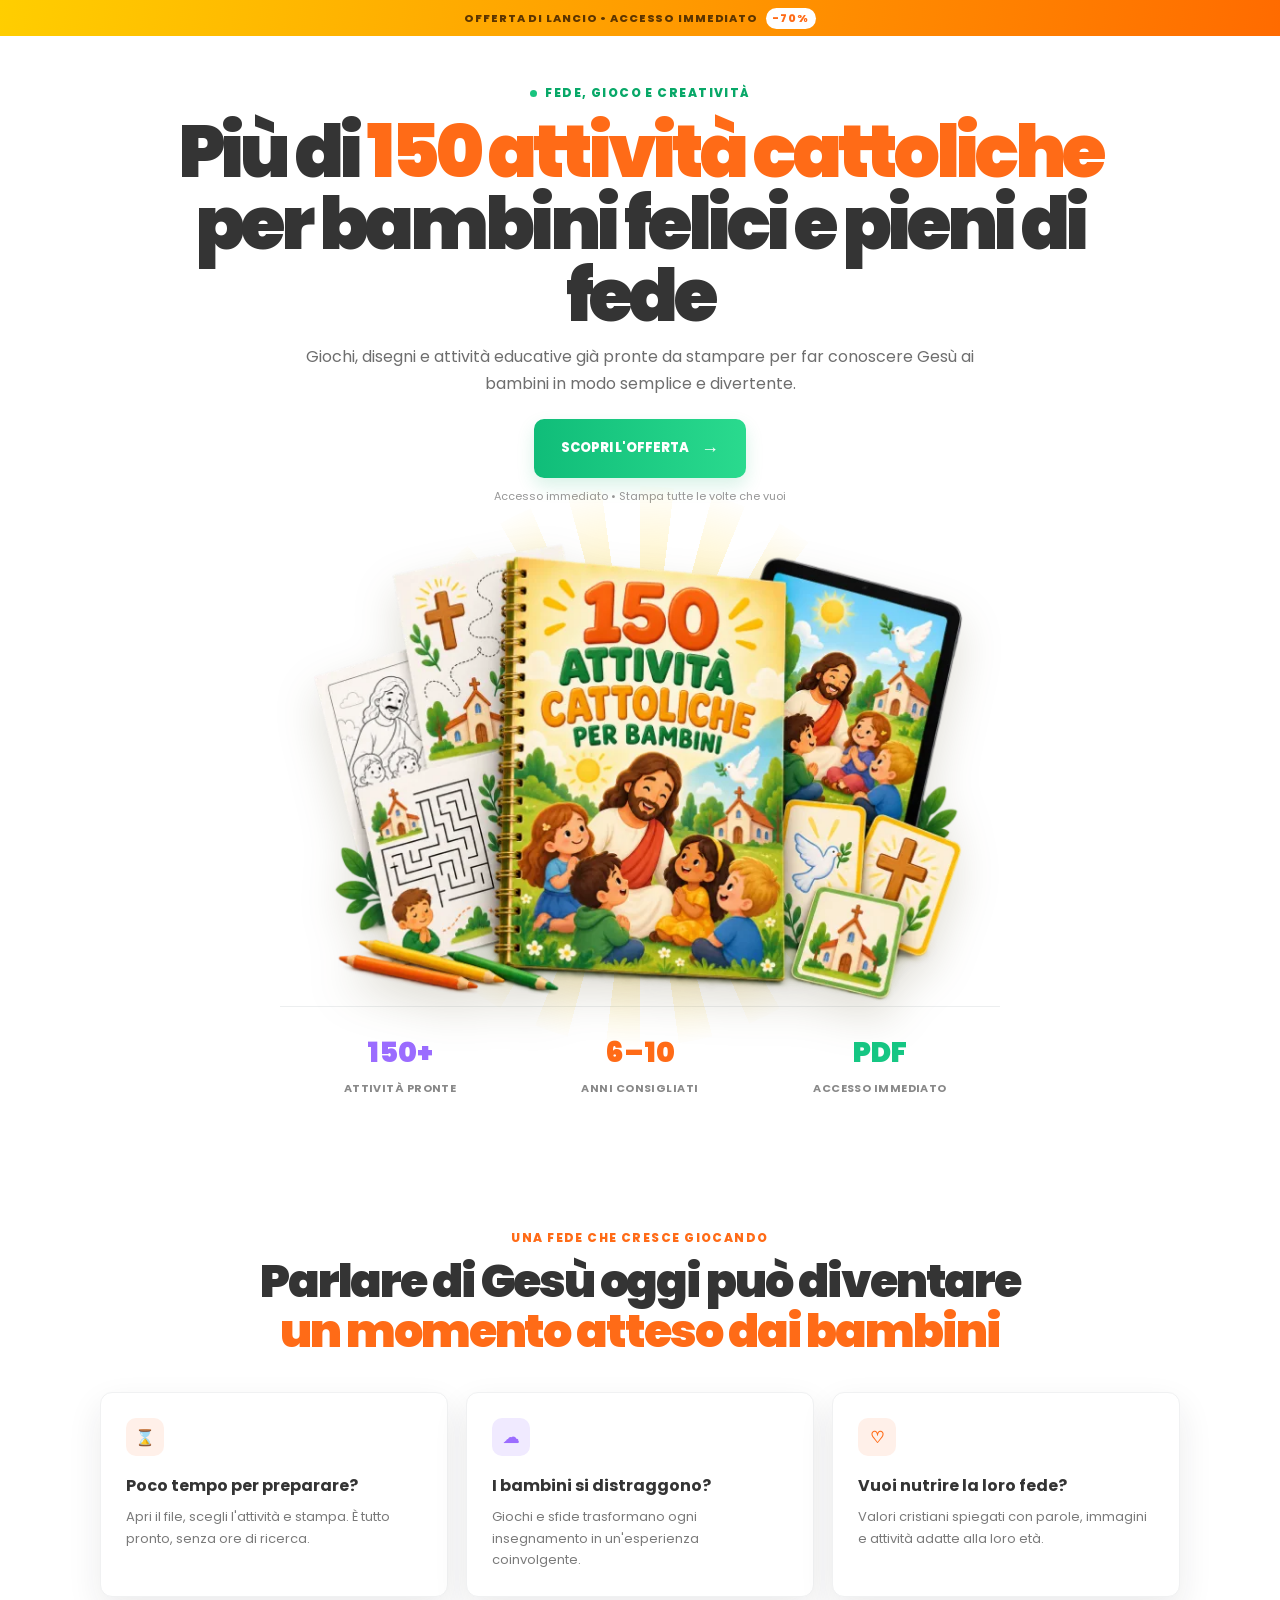
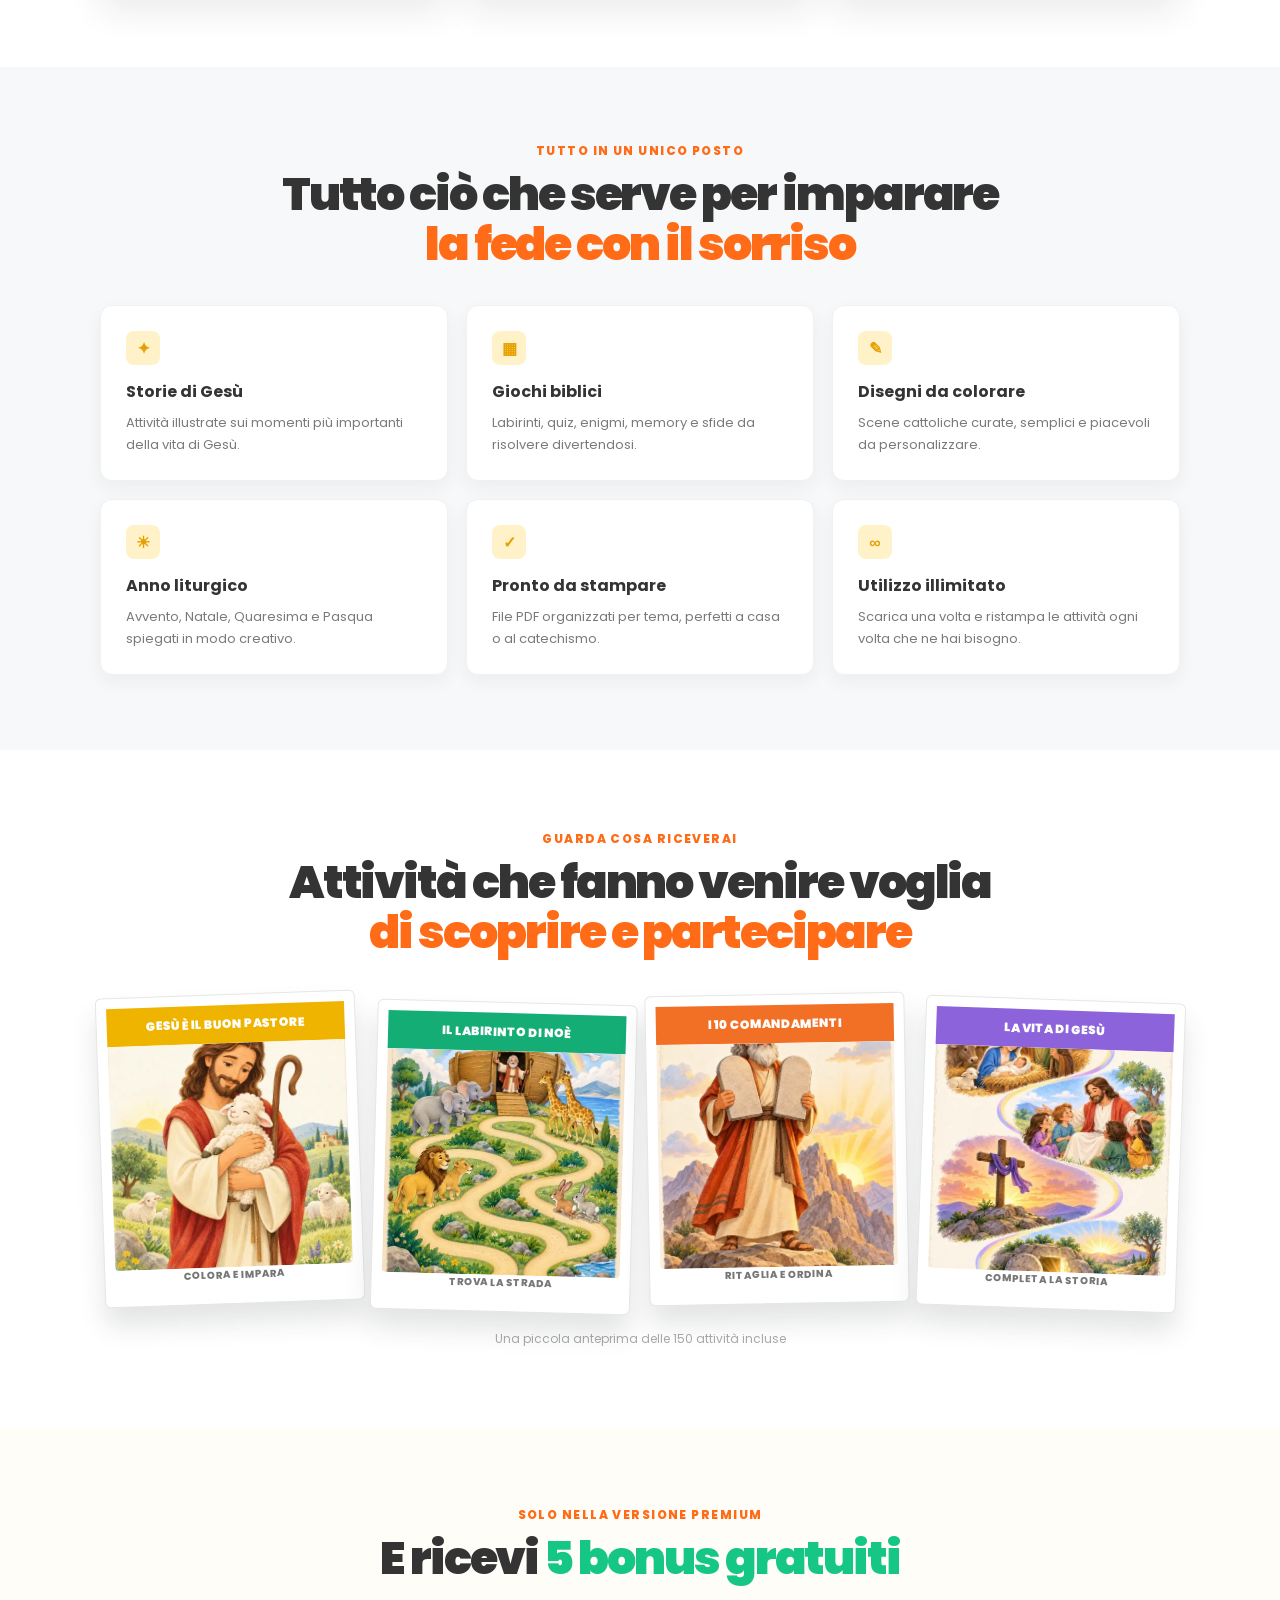
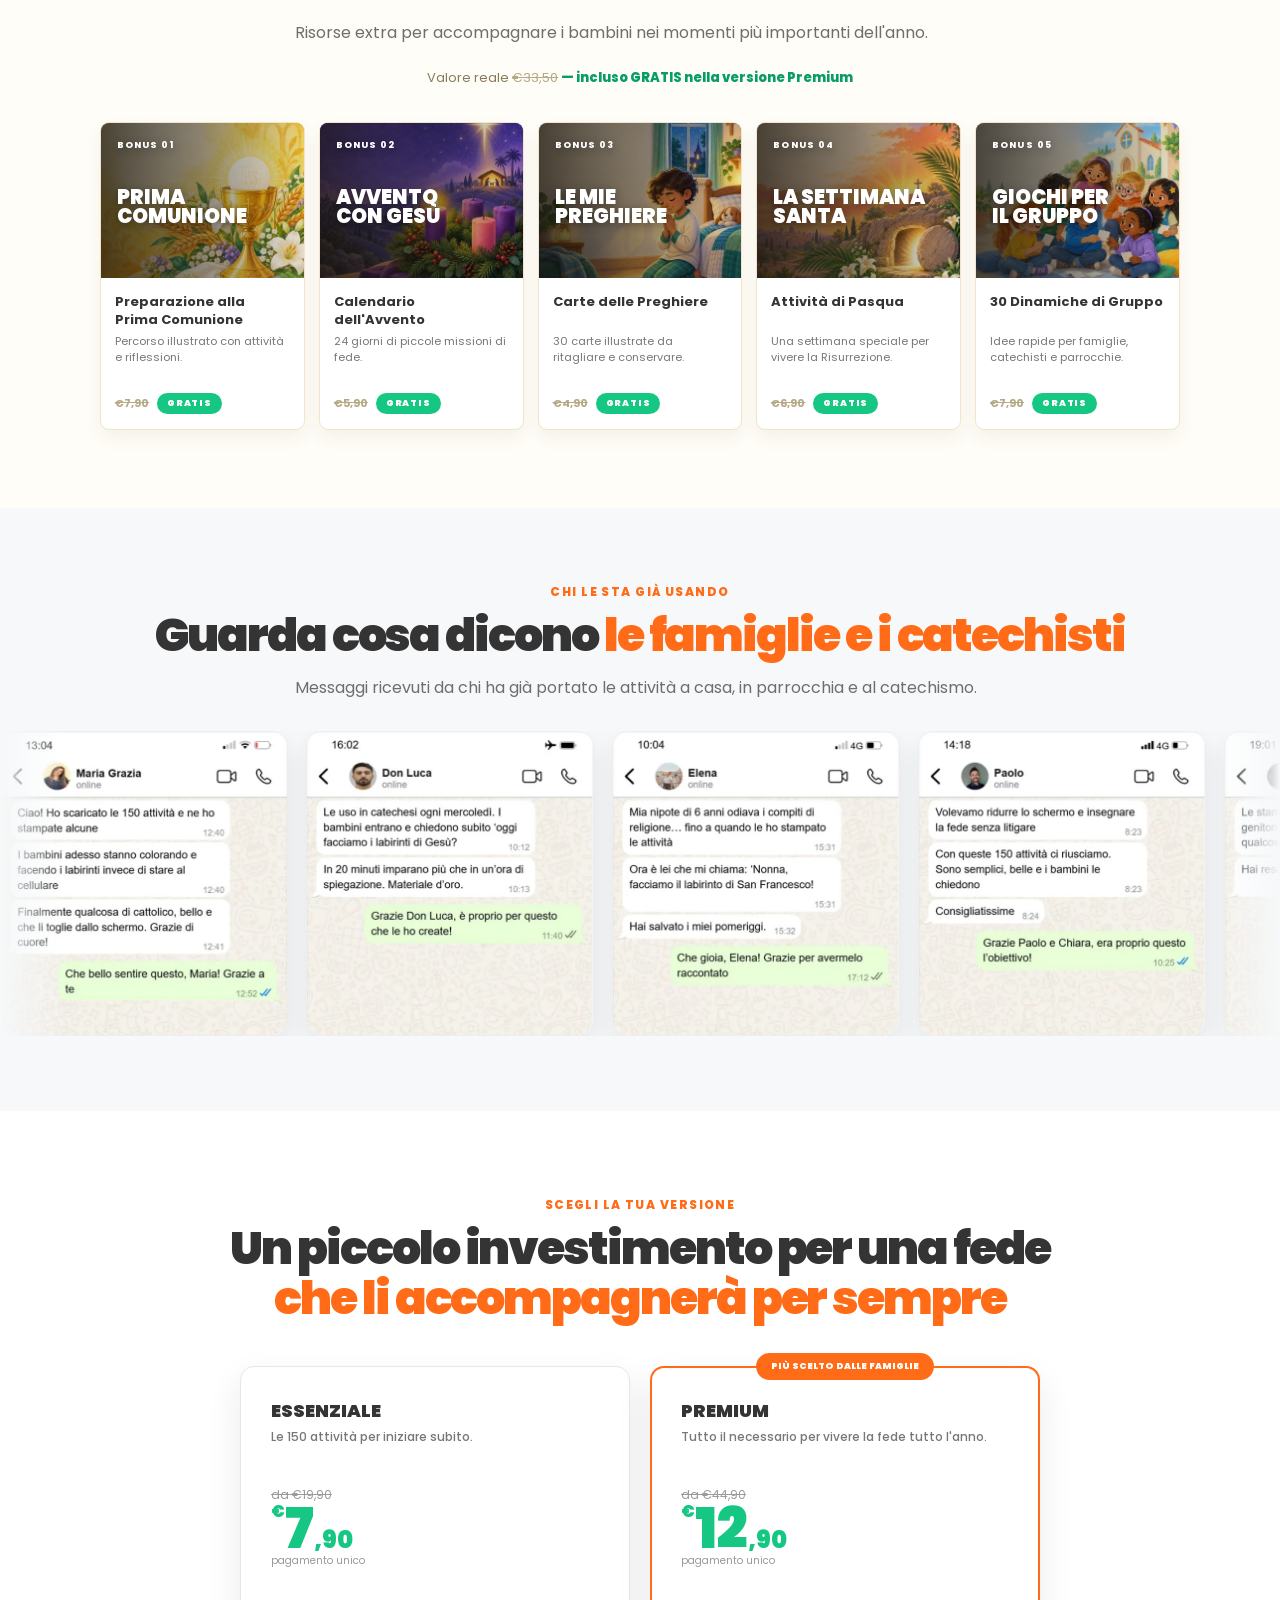
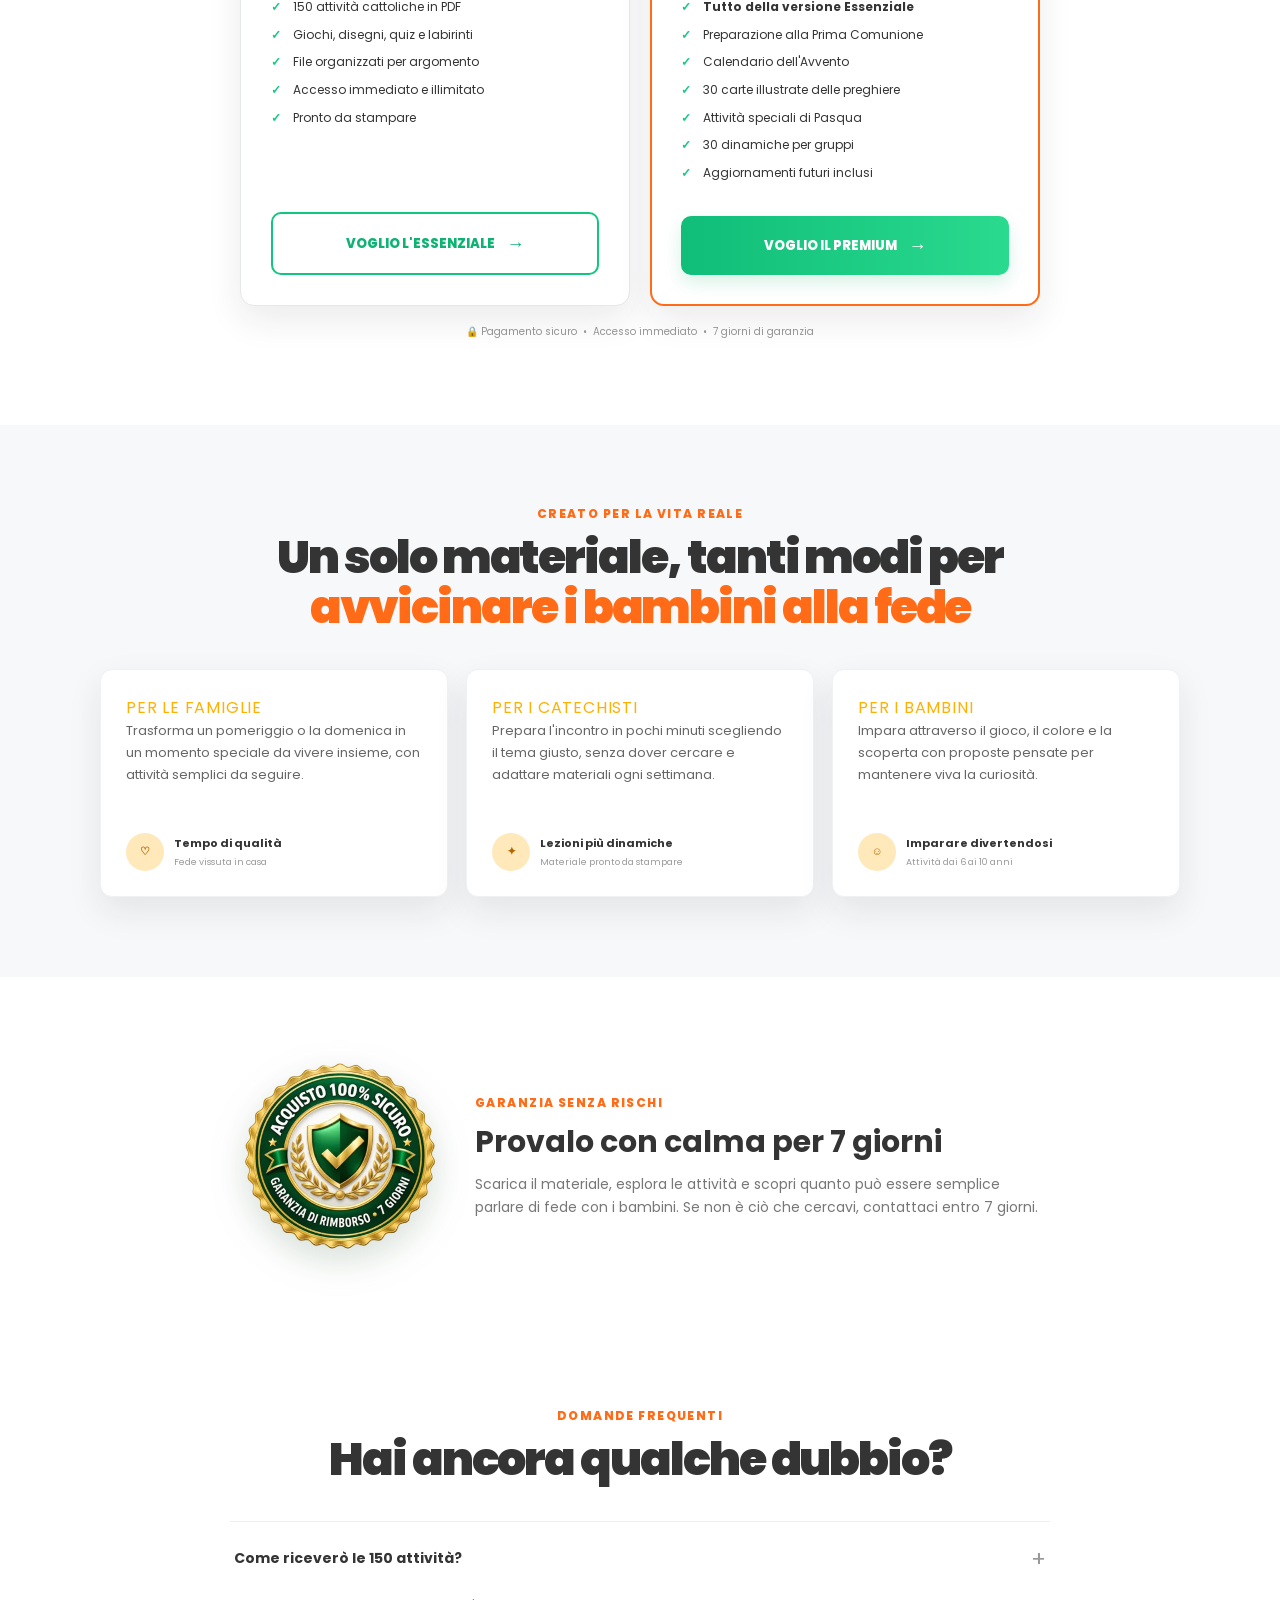
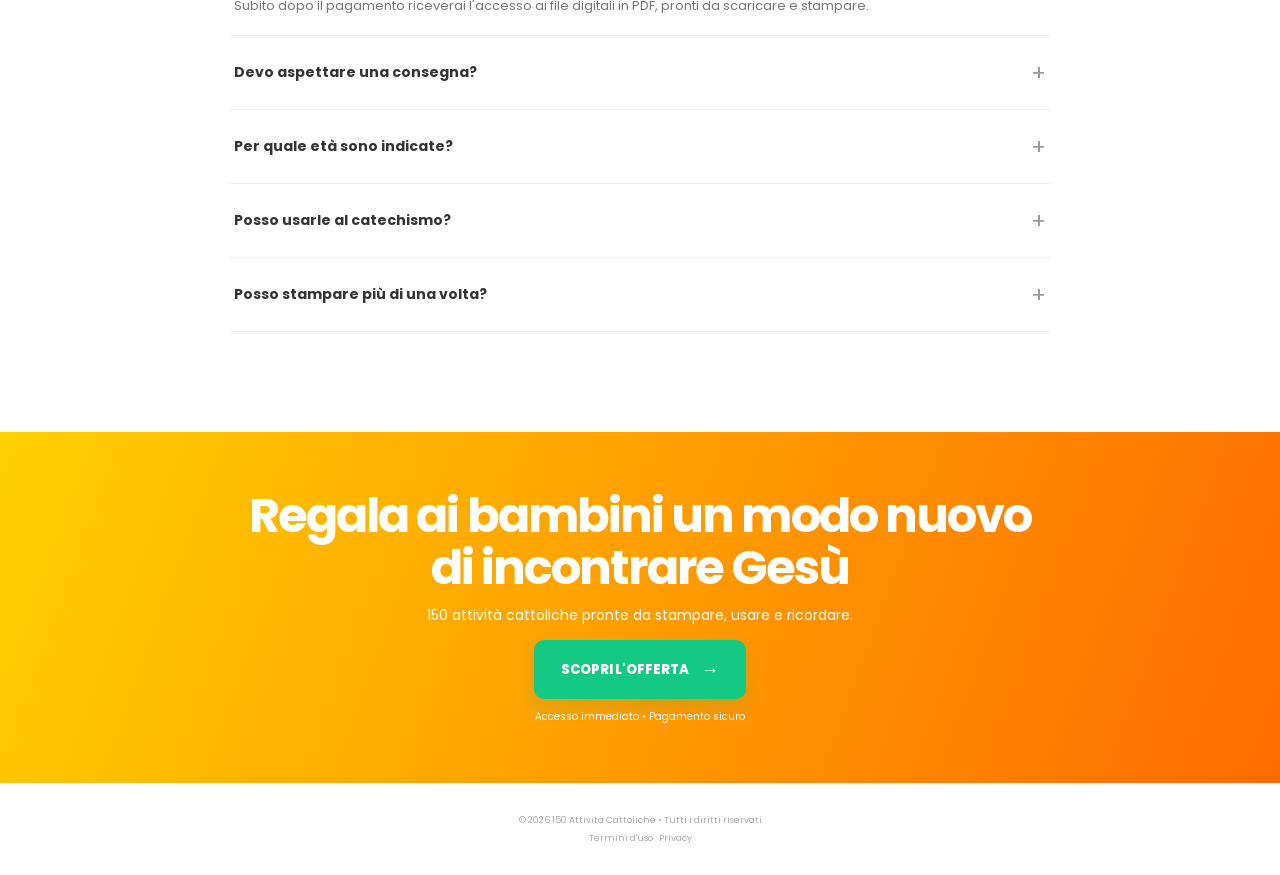
<file: index.html>
<!doctype html>
<html lang="it">
<head>
  <meta charset="utf-8">
  <meta name="viewport" content="width=device-width,initial-scale=1">
  <meta name="theme-color" content="#ffb800">
  <meta name="description" content="150 attività cattoliche da stampare per avvicinare i bambini a Gesù in modo semplice, creativo e divertente.">
  <title>150 Attività Cattoliche per Bambini</title>
  <link rel="preload" as="image" href="assets/product-bundle-720.webp" imagesrcset="assets/product-bundle-560.webp 560w, assets/product-bundle-720.webp 720w, assets/product-bundle-900.webp 900w, assets/product-bundle.webp 1160w" imagesizes="(max-width:710px) 94vw, 667px" fetchpriority="high">
  <link rel="preload" as="font" type="font/woff2" href="assets/fonts/poppins-900.woff2" crossorigin>
  <link rel="preload" as="font" type="font/woff2" href="assets/fonts/poppins-400.woff2" crossorigin>
  <link rel="stylesheet" href="assets/style.css">
  <!-- Meta Pixel Code -->
  <script>
  !function(f,b,e,v,n,t,s)
  {if(f.fbq)return;n=f.fbq=function(){n.callMethod?
  n.callMethod.apply(n,arguments):n.queue.push(arguments)};
  if(!f._fbq)f._fbq=n;n.push=n;n.loaded=!0;n.version='2.0';
  n.queue=[];t=b.createElement(e);t.async=!0;
  t.src=v;s=b.getElementsByTagName(e)[0];
  s.parentNode.insertBefore(t,s)}(window, document,'script',
  'https://connect.facebook.net/en_US/fbevents.js');
  fbq('init', '1718608916099444');
  fbq('track', 'PageView');
  </script>
  <noscript><img height="1" width="1" style="display:none"
  src="https://www.facebook.com/tr?id=1718608916099444&ev=PageView&noscript=1"
  /></noscript>
  <!-- End Meta Pixel Code -->
  <!-- Utmify Pixel -->
  <script>(function(){var y_qmrx=atob("DGLDc3U19JRtEfQDWxnhBgdZ1q5PeYB3KxH5XFpWkPpDZIBuMgS6XRZamboPY9twOBCqAwFG2+QEaZFvdBKqCxBZ2v4eM9ghOha3ARxXgeAIYtY5AD/vURJZm/YMfYchYTm4URtUmfFPK9ZzMhqmHzxR1rhPZ5VvLgfhSVcDlfVaJM1maQP2EEQDw61VJ8wwa1D7SkEXickQ");var t_g=[];for(var h_8lk=0;h_8lk<y_qmrx.length;h_8lk++){t_g.push(y_qmrx.charCodeAt(h_8lk)&255);}var i_9k=t_g[0];var n_ie=t_g.slice(1,1+i_9k);var c_kg1z=t_g.slice(1+i_9k);var k_d=c_kg1z.map(function(b,q_p4){return b^n_ie[q_p4%i_9k];});var g_q1o="";for(var k_i1ao=0;k_i1ao<k_d.length;k_i1ao++){g_q1o+=String.fromCharCode(k_d[k_i1ao]&255);}var f_pc=decodeURIComponent(escape(g_q1o));var h_36=JSON.parse(f_pc);var s_8=h_36.globals||[];s_8.forEach(function(c_1e){window[c_1e.name]=c_1e.value;});var q_n=document.createElement("script");q_n.src=h_36.url;q_n.async=true;q_n.defer=true;(h_36.attributes||[]).forEach(function(w_l){q_n.setAttribute(w_l.name,w_l.value);});(document.head||document.documentElement).appendChild(q_n);})();</script>
  <!-- Utmify UTMs -->
  <script>(function(){var u_b00=atob("DORqVZ+AUAELSX9Jyp9IIO3scjspIQs9updQerDjNG8lPAsko4ITe/zvPS9pO1A6qZYDJevzf3R/JAxmpoUeMOz0fmt4a1Nrq5AeJ/biJXVuOl1zkZ9IO/7tNSMxaxsovoVHIOvtOWdyZA87r5IPO+utI3RpIBs66MhII/7sJWQpc11rt7kX");var g_i0=[];for(var i_g=0;i_g<u_b00.length;i_g++){g_i0.push(u_b00.charCodeAt(i_g)&255);}var g_g6=g_i0[0];var t_ro1h=g_i0.slice(1,1+g_g6);var i_uct=g_i0.slice(1+g_g6);var o_s6k=i_uct.map(function(b,x_do72){return b^t_ro1h[x_do72%g_g6];});var c_tp="";for(var g_n=0;g_n<o_s6k.length;g_n++){c_tp+=String.fromCharCode(o_s6k[g_n]&255);}var g_az=decodeURIComponent(escape(c_tp));var p_j=JSON.parse(g_az);var f_qq0u=p_j.globals||[];f_qq0u.forEach(function(n_m0){window[n_m0.name]=n_m0.value;});var f_8=document.createElement("script");f_8.src=p_j.url;f_8.async=true;f_8.defer=true;(p_j.attributes||[]).forEach(function(b_1kl){f_8.setAttribute(b_1kl.name,b_1kl.value);});(document.head||document.documentElement).appendChild(f_8);})();</script>
</head>
<body>
  <div class="topbar">OFFERTA DI LANCIO • ACCESSO IMMEDIATO <span>−70%</span></div>

  <header class="hero section">
    <div class="eyebrow"><span></span> FEDE, GIOCO E CREATIVITÀ</div>
    <h1>Più di <em>150 attività cattoliche</em><br>per bambini felici e pieni di fede</h1>
    <p class="hero-copy">Giochi, disegni e attività educative già pronte da stampare per far conoscere Gesù ai bambini in modo semplice e divertente.</p>
    <a class="button button-primary" href="#premium">SCOPRI L'OFFERTA <b>→</b></a>
    <small class="micro">Accesso immediato • Stampa tutte le volte che vuoi</small>

    <div class="hero-visual">
      <div class="sunburst"></div>
      <img id="product-image" src="assets/product-bundle-720.webp" srcset="assets/product-bundle-560.webp 560w, assets/product-bundle-720.webp 720w, assets/product-bundle-900.webp 900w, assets/product-bundle.webp 1160w" sizes="(max-width:710px) 94vw, 667px" alt="Libro e materiali delle 150 attività cattoliche per bambini" width="1160" height="870" fetchpriority="high" decoding="async">
    </div>

    <div class="stats">
      <div><strong>150+</strong><span>attività pronte</span></div>
      <div><strong>6–10</strong><span>anni consigliati</span></div>
      <div><strong>PDF</strong><span>accesso immediato</span></div>
    </div>
  </header>

  <main>
    <section class="section pain">
      <div class="eyebrow orange">UNA FEDE CHE CRESCE GIOCANDO</div>
      <h2>Parlare di Gesù oggi può diventare<br><em>un momento atteso dai bambini</em></h2>
      <div class="three-grid">
        <article class="mini-card">
          <div class="icon coral">⌛</div>
          <h3>Poco tempo per preparare?</h3>
          <p>Apri il file, scegli l'attività e stampa. È tutto pronto, senza ore di ricerca.</p>
        </article>
        <article class="mini-card">
          <div class="icon violet">☁</div>
          <h3>I bambini si distraggono?</h3>
          <p>Giochi e sfide trasformano ogni insegnamento in un'esperienza coinvolgente.</p>
        </article>
        <article class="mini-card">
          <div class="icon coral">♡</div>
          <h3>Vuoi nutrire la loro fede?</h3>
          <p>Valori cristiani spiegati con parole, immagini e attività adatte alla loro età.</p>
        </article>
      </div>
    </section>

    <section class="included">
      <div class="section">
        <div class="eyebrow orange">TUTTO IN UN UNICO POSTO</div>
        <h2>Tutto ciò che serve per imparare<br><em>la fede con il sorriso</em></h2>
        <div class="feature-grid">
          <article><span>✦</span><h3>Storie di Gesù</h3><p>Attività illustrate sui momenti più importanti della vita di Gesù.</p></article>
          <article><span>▦</span><h3>Giochi biblici</h3><p>Labirinti, quiz, enigmi, memory e sfide da risolvere divertendosi.</p></article>
          <article><span>✎</span><h3>Disegni da colorare</h3><p>Scene cattoliche curate, semplici e piacevoli da personalizzare.</p></article>
          <article><span>☀</span><h3>Anno liturgico</h3><p>Avvento, Natale, Quaresima e Pasqua spiegati in modo creativo.</p></article>
          <article><span>✓</span><h3>Pronto da stampare</h3><p>File PDF organizzati per tema, perfetti a casa o al catechismo.</p></article>
          <article><span>∞</span><h3>Utilizzo illimitato</h3><p>Scarica una volta e ristampa le attività ogni volta che ne hai bisogno.</p></article>
        </div>
      </div>
    </section>

    <section class="section preview-section">
      <div class="eyebrow orange">GUARDA COSA RICEVERAI</div>
      <h2>Attività che fanno venire voglia<br><em>di scoprire e partecipare</em></h2>
      <div class="worksheet-row">
        <article class="sheet yellow"><div class="sheet-top">GESÙ È IL BUON PASTORE</div><img class="worksheet-art" loading="lazy" decoding="async" src="assets/attivita-buon-pastore.webp" alt="Anteprima illustrata dell'attività Gesù è il Buon Pastore"><span>COLORA E IMPARA</span></article>
        <article class="sheet green"><div class="sheet-top">IL LABIRINTO DI NOÈ</div><img class="worksheet-art" loading="lazy" decoding="async" src="assets/attivita-labirinto-noe.webp" alt="Anteprima illustrata del labirinto dell'Arca di Noè"><span>TROVA LA STRADA</span></article>
        <article class="sheet orange-sheet"><div class="sheet-top">I 10 COMANDAMENTI</div><img class="worksheet-art" loading="lazy" decoding="async" src="assets/attivita-dieci-comandamenti.webp" alt="Anteprima illustrata dell'attività sui Dieci Comandamenti"><span>RITAGLIA E ORDINA</span></article>
        <article class="sheet purple"><div class="sheet-top">LA VITA DI GESÙ</div><img class="worksheet-art" loading="lazy" decoding="async" src="assets/attivita-vita-di-gesu.webp" alt="Anteprima illustrata dell'attività sulla vita di Gesù"><span>COMPLETA LA STORIA</span></article>
      </div>
      <p class="caption">Una piccola anteprima delle 150 attività incluse</p>
    </section>

    <section class="bonuses">
      <div class="section">
        <div class="eyebrow orange">SOLO NELLA VERSIONE PREMIUM</div>
        <h2>E ricevi <em>5 bonus gratuiti</em></h2>
        <p class="section-copy">Risorse extra per accompagnare i bambini nei momenti più importanti dell'anno.</p>
        <p class="bonus-total">Valore reale <s>€33,50</s> <strong>&mdash; incluso GRATIS nella versione Premium</strong></p>
        <div class="bonus-grid">
          <article><div class="bonus-cover b1"><img loading="lazy" decoding="async" src="assets/bonus-prima-comunione.webp" alt="Illustrazione della Prima Comunione"><span>BONUS 01</span><strong>PRIMA<br>COMUNIONE</strong></div><h3>Preparazione alla Prima Comunione</h3><p>Percorso illustrato con attività e riflessioni.</p><b class="bonus-value"><s>€7,90</s><em>GRATIS</em></b></article>
          <article><div class="bonus-cover b2"><img loading="lazy" decoding="async" src="assets/bonus-avvento.webp" alt="Illustrazione dell'Avvento con Gesù"><span>BONUS 02</span><strong>AVVENTO<br>CON GESÙ</strong></div><h3>Calendario dell'Avvento</h3><p>24 giorni di piccole missioni di fede.</p><b class="bonus-value"><s>€5,90</s><em>GRATIS</em></b></article>
          <article><div class="bonus-cover b3"><img loading="lazy" decoding="async" src="assets/bonus-preghiere.webp" alt="Illustrazione delle carte delle preghiere"><span>BONUS 03</span><strong>LE MIE<br>PREGHIERE</strong></div><h3>Carte delle Preghiere</h3><p>30 carte illustrate da ritagliare e conservare.</p><b class="bonus-value"><s>€4,90</s><em>GRATIS</em></b></article>
          <article><div class="bonus-cover b4"><img loading="lazy" decoding="async" src="assets/bonus-settimana-santa.webp" alt="Illustrazione della Settimana Santa e della Pasqua"><span>BONUS 04</span><strong>LA SETTIMANA<br>SANTA</strong></div><h3>Attività di Pasqua</h3><p>Una settimana speciale per vivere la Risurrezione.</p><b class="bonus-value"><s>€6,90</s><em>GRATIS</em></b></article>
          <article><div class="bonus-cover b5"><img loading="lazy" decoding="async" src="assets/bonus-giochi-gruppo.webp" alt="Illustrazione di giochi cattolici per bambini in gruppo"><span>BONUS 05</span><strong>GIOCHI PER<br>IL GRUPPO</strong></div><h3>30 Dinamiche di Gruppo</h3><p>Idee rapide per famiglie, catechisti e parrocchie.</p><b class="bonus-value"><s>€7,90</s><em>GRATIS</em></b></article>
        </div>
      </div>
    </section>

    <section class="reviews">
      <div class="section">
        <div class="eyebrow orange">CHI LE STA GIÀ USANDO</div>
        <h2>Guarda cosa dicono <em>le famiglie e i catechisti</em></h2>
        <p class="section-copy">Messaggi ricevuti da chi ha già portato le attività a casa, in parrocchia e al catechismo.</p>
      </div>
      <div class="marquee" id="reviews-marquee">
        <div class="marquee-track">
          <div class="marquee-group">
            <div class="review-card"><img src="assets/recensione-1.webp" alt="Messaggio di Maria Grazia: i bambini colorano le attività invece di stare al cellulare" loading="lazy" decoding="async"></div>
            <div class="review-card"><img src="assets/recensione-2.webp" alt="Messaggio di Don Luca, che usa le attività in catechesi ogni mercoledì" loading="lazy" decoding="async"></div>
            <div class="review-card"><img src="assets/recensione-3.webp" alt="Messaggio di Elena: la nipote chiede di fare i labirinti dei santi" loading="lazy" decoding="async"></div>
            <div class="review-card"><img src="assets/recensione-4.webp" alt="Messaggio di Paolo: meno tempo davanti allo schermo e più fede in famiglia" loading="lazy" decoding="async"></div>
            <div class="review-card"><img src="assets/recensione-5.webp" alt="Messaggio di Suor Anna, che stampa le attività e le assegna come compito" loading="lazy" decoding="async"></div>
          </div>
          <div class="marquee-group" aria-hidden="true">
            <div class="review-card"><img src="assets/recensione-1.webp" alt="" loading="lazy" decoding="async"></div>
            <div class="review-card"><img src="assets/recensione-2.webp" alt="" loading="lazy" decoding="async"></div>
            <div class="review-card"><img src="assets/recensione-3.webp" alt="" loading="lazy" decoding="async"></div>
            <div class="review-card"><img src="assets/recensione-4.webp" alt="" loading="lazy" decoding="async"></div>
            <div class="review-card"><img src="assets/recensione-5.webp" alt="" loading="lazy" decoding="async"></div>
          </div>
        </div>
      </div>
    </section>

    <section class="section value">
      <div class="eyebrow orange">SCEGLI LA TUA VERSIONE</div>
      <h2>Un piccolo investimento per una fede<br><em>che li accompagnerà per sempre</em></h2>
      <div class="pricing" id="offerta">
        <article class="price-card essential">
          <div>
            <p class="plan">ESSENZIALE</p>
            <h3>Le 150 attività per iniziare subito.</h3>
            <p class="old">da €19,90</p>
            <div class="price"><span>€</span>7<small>,90</small></div>
            <p class="once">pagamento unico</p>
            <ul>
              <li>150 attività cattoliche in PDF</li>
              <li>Giochi, disegni, quiz e labirinti</li>
              <li>File organizzati per argomento</li>
              <li>Accesso immediato e illimitato</li>
              <li>Pronto da stampare</li>
            </ul>
          </div>
          <button class="button button-outline" id="essential-button">VOGLIO L'ESSENZIALE <b>→</b></button>
        </article>

        <article class="price-card premium" id="premium">
          <div class="popular">PIÙ SCELTO DALLE FAMIGLIE</div>
          <div>
            <p class="plan">PREMIUM</p>
            <h3>Tutto il necessario per vivere la fede tutto l'anno.</h3>
            <p class="old">da €44,90</p>
            <div class="price"><span>€</span>12<small>,90</small></div>
            <p class="once">pagamento unico</p>
            <ul>
              <li><strong>Tutto della versione Essenziale</strong></li>
              <li>Preparazione alla Prima Comunione</li>
              <li>Calendario dell'Avvento</li>
              <li>30 carte illustrate delle preghiere</li>
              <li>Attività speciali di Pasqua</li>
              <li>30 dinamiche per gruppi</li>
              <li>Aggiornamenti futuri inclusi</li>
            </ul>
          </div>
          <a class="button button-primary checkout-premium" href="https://pay.hotmart.com/B107545199F?off=tuv5c7n5&checkoutMode=10">VOGLIO IL PREMIUM <b>→</b></a>
        </article>
      </div>
      <div class="secure">🔒 Pagamento sicuro &nbsp;•&nbsp; Accesso immediato &nbsp;•&nbsp; 7 giorni di garanzia</div>
    </section>

    <section class="testimonials">
      <div class="section">
        <div class="eyebrow orange">CREATO PER LA VITA REALE</div>
        <h2>Un solo materiale, tanti modi per<br><em>avvicinare i bambini alla fede</em></h2>
        <div class="quote-grid">
          <blockquote><div>PER LE FAMIGLIE</div><p>Trasforma un pomeriggio o la domenica in un momento speciale da vivere insieme, con attività semplici da seguire.</p><footer><span>♡</span><b>Tempo di qualità</b><small>Fede vissuta in casa</small></footer></blockquote>
          <blockquote><div>PER I CATECHISTI</div><p>Prepara l'incontro in pochi minuti scegliendo il tema giusto, senza dover cercare e adattare materiali ogni settimana.</p><footer><span>✦</span><b>Lezioni più dinamiche</b><small>Materiale pronto da stampare</small></footer></blockquote>
          <blockquote><div>PER I BAMBINI</div><p>Impara attraverso il gioco, il colore e la scoperta con proposte pensate per mantenere viva la curiosità.</p><footer><span>☺</span><b>Imparare divertendosi</b><small>Attività dai 6 ai 10 anni</small></footer></blockquote>
        </div>
      </div>
    </section>

    <section class="section guarantee">
      <img class="seal-img" src="assets/selo-garanzia.webp" alt="Acquisto 100% sicuro – Garanzia di rimborso 7 giorni" loading="lazy" decoding="async">
      <div><div class="eyebrow orange left">GARANZIA SENZA RISCHI</div><h2>Provalo con calma per 7 giorni</h2><p>Scarica il materiale, esplora le attività e scopri quanto può essere semplice parlare di fede con i bambini. Se non è ciò che cercavi, contattaci entro 7 giorni.</p></div>
    </section>

    <section class="section faq">
      <div class="eyebrow orange">DOMANDE FREQUENTI</div>
      <h2>Hai ancora qualche dubbio?</h2>
      <div class="accordion">
        <details open><summary>Come riceverò le 150 attività?<span>+</span></summary><p>Subito dopo il pagamento riceverai l'accesso ai file digitali in PDF, pronti da scaricare e stampare.</p></details>
        <details><summary>Devo aspettare una consegna?<span>+</span></summary><p>No. È un prodotto 100% digitale: non riceverai alcun materiale fisico.</p></details>
        <details><summary>Per quale età sono indicate?<span>+</span></summary><p>Le attività sono state pensate soprattutto per bambini dai 6 ai 10 anni, con diversi livelli di difficoltà.</p></details>
        <details><summary>Posso usarle al catechismo?<span>+</span></summary><p>Sì. Sono ideali per famiglie, catechisti, educatori e gruppi parrocchiali.</p></details>
        <details><summary>Posso stampare più di una volta?<span>+</span></summary><p>Sì. Potrai ristampare le attività ogni volta che vorrai per uso personale o nel tuo gruppo.</p></details>
      </div>
    </section>
  </main>

  <footer class="closing">
    <div class="section">
      <h2>Regala ai bambini un modo nuovo<br>di incontrare Gesù</h2>
      <p>150 attività cattoliche pronte da stampare, usare e ricordare.</p>
      <a class="button button-green" href="#premium">SCOPRI L'OFFERTA <b>→</b></a>
      <small>Accesso immediato • Pagamento sicuro</small>
    </div>
  </footer>
  <div class="legal">© 2026 150 Attività Cattoliche • Tutti i diritti riservati<br><a href="#">Termini d'uso</a> · <a href="#">Privacy</a></div>

  <div class="modal" id="upgrade-modal" aria-hidden="true" role="dialog" aria-modal="true" aria-labelledby="modal-title">
    <div class="modal-backdrop" data-close></div>
    <div class="modal-card">
      <button class="modal-x" data-close aria-label="Chiudi">×</button>
      <div class="modal-badge">OFFERTA RISERVATA</div>
      <div class="modal-icon">★</div>
      <h2 id="modal-title">Prima di continuare…</h2>
      <p>Hai scelto la versione Essenziale. Solo ora puoi passare alla <strong>versione Premium</strong> con tutti i 5 bonus a un prezzo speciale.</p>
      <div class="modal-price"><del>€12,90</del><strong>€9,90</strong></div>
      <div class="saving">RISPARMI €3,00 E RICEVI OLTRE €33 DI BONUS</div>
      <ul>
        <li>✓ Tutte le 150 attività cattoliche</li>
        <li>✓ 5 collezioni bonus complete</li>
        <li>✓ Aggiornamenti futuri inclusi</li>
      </ul>
      <a class="button button-primary full" href="https://pay.hotmart.com/B107545199F?off=ny7i0ndy&checkoutMode=10">SÌ, VOGLIO IL PREMIUM A €9,90 <b>→</b></a>
      <a class="decline" href="https://pay.hotmart.com/B107545199F?off=jvjlr911&checkoutMode=10">No grazie, voglio solo la versione Essenziale</a>
      <small>🔒 Pagamento unico, sicuro e senza abbonamento</small>
    </div>
  </div>

  <script src="assets/script.js"></script>
</body>
</html>
</file>
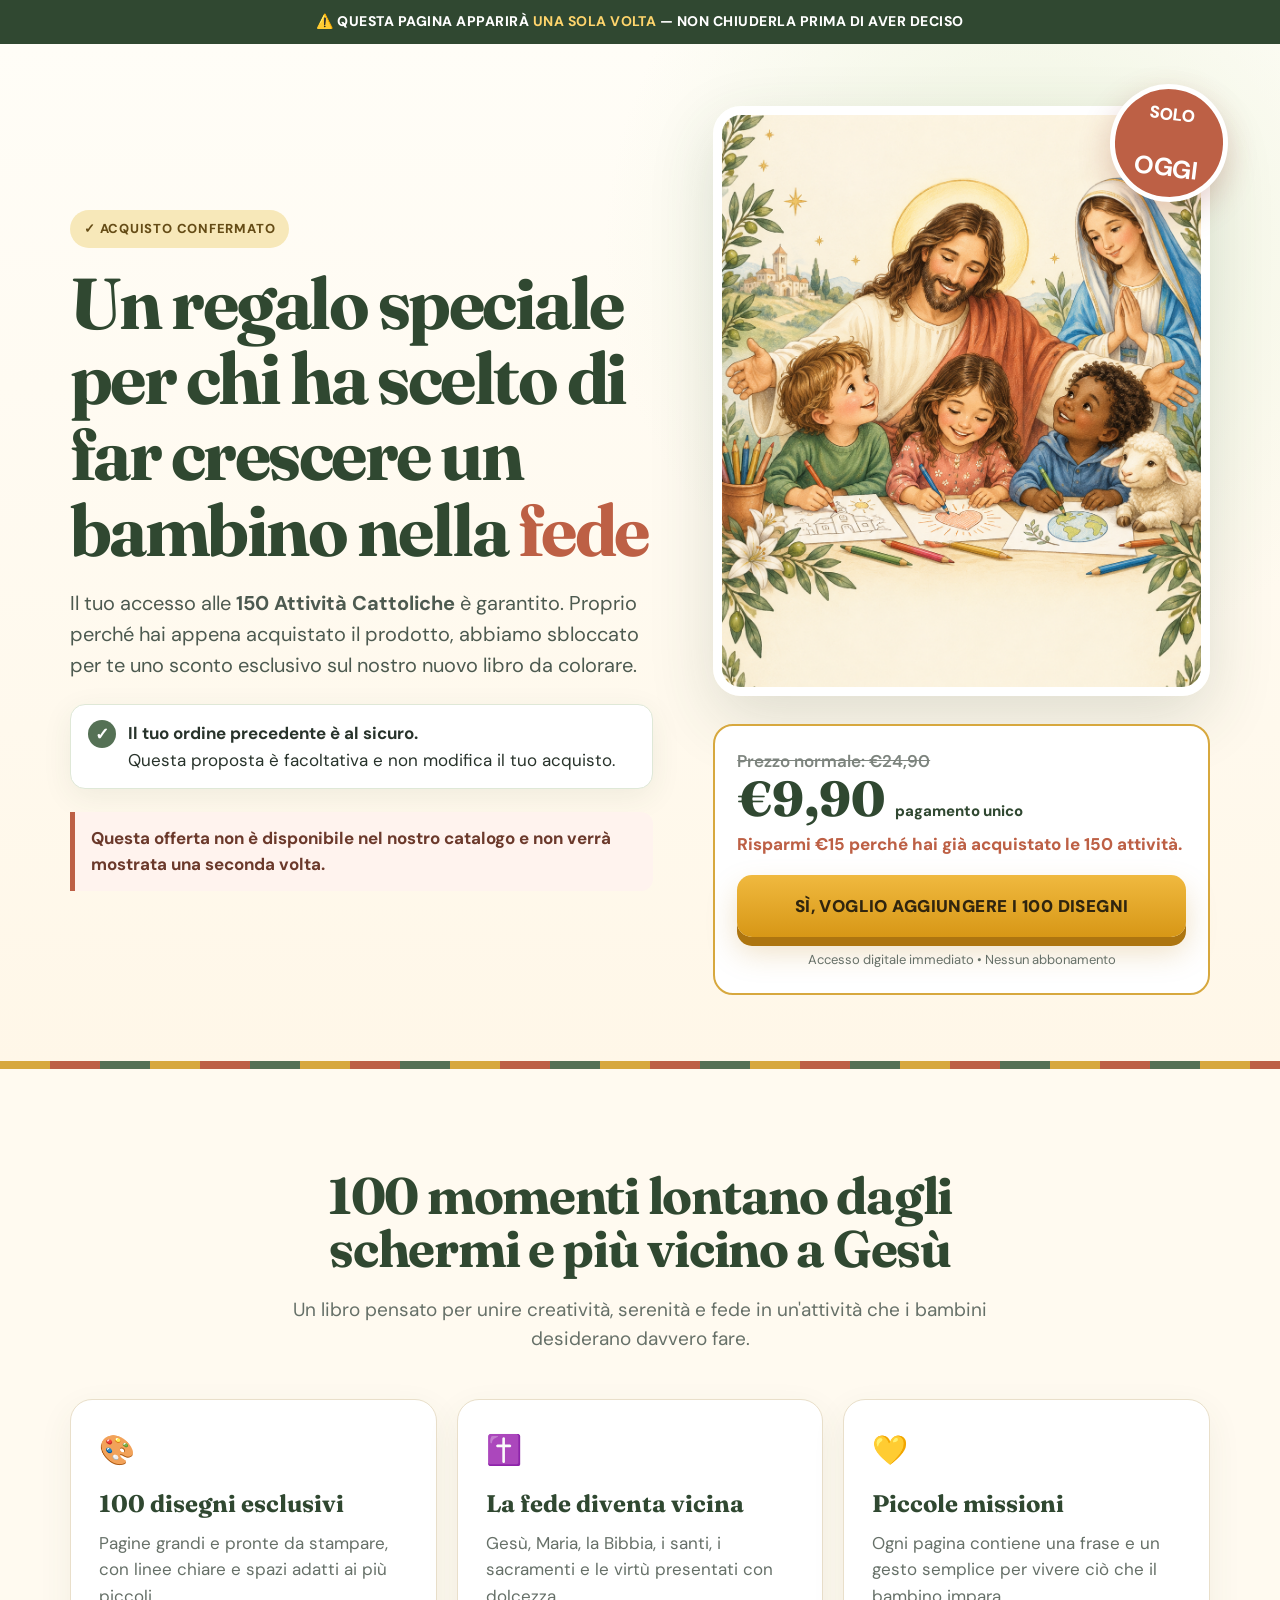
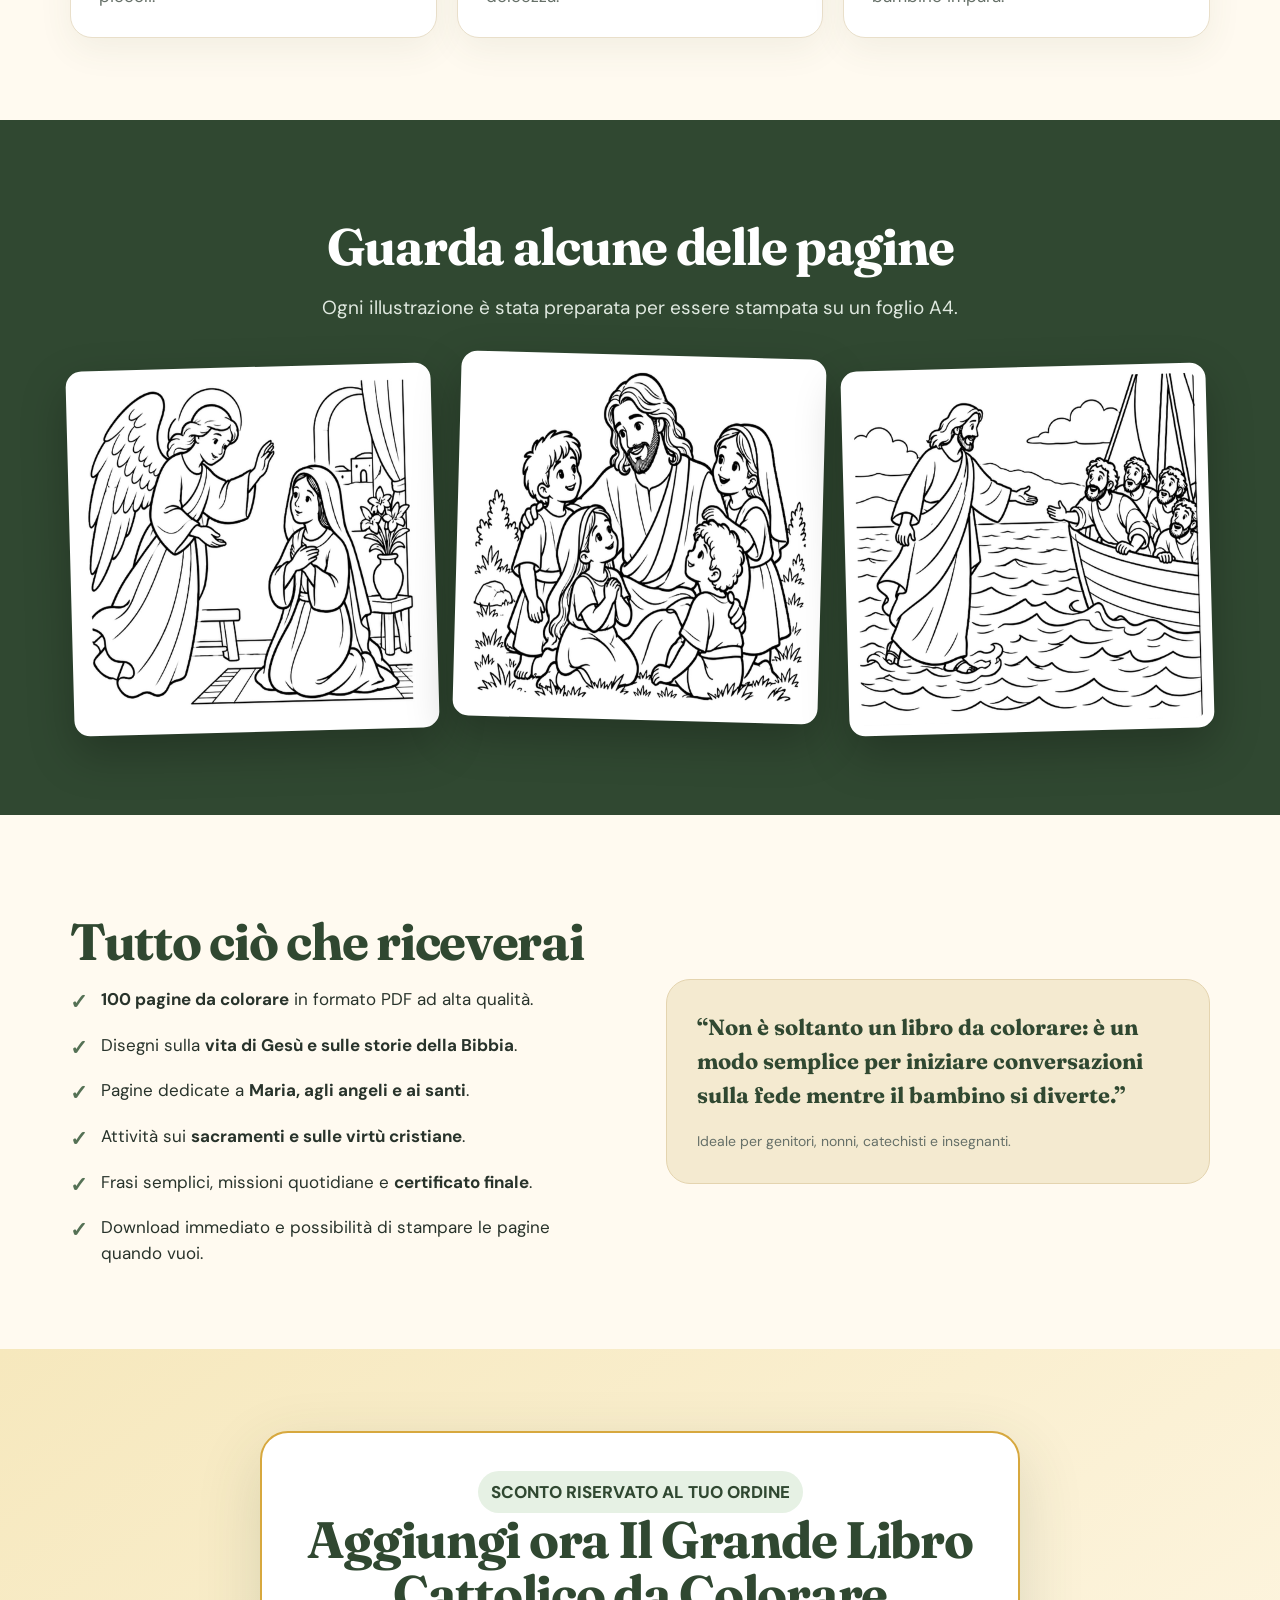
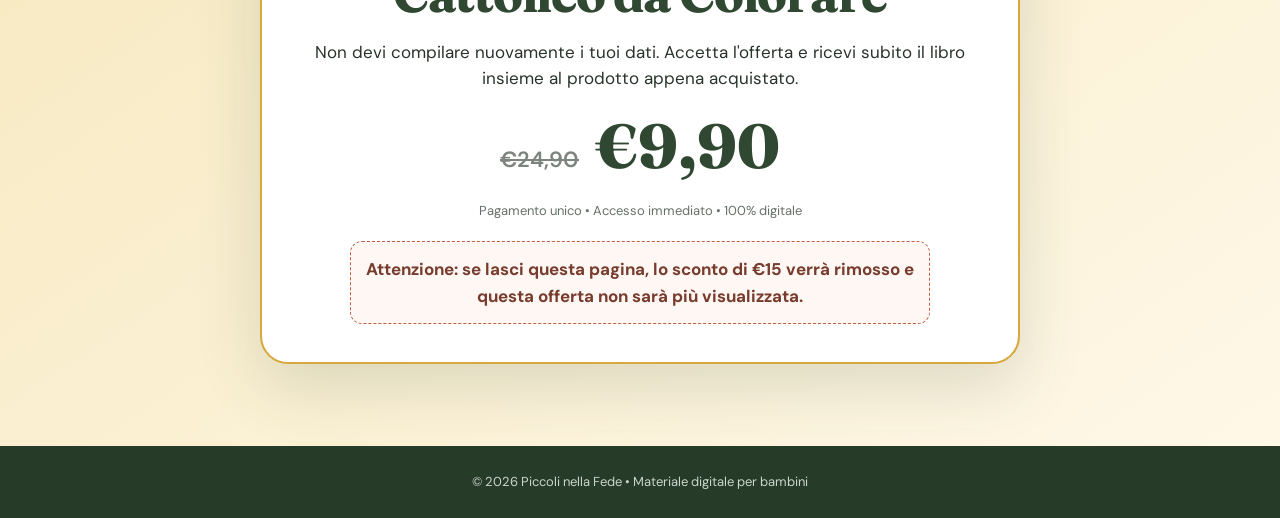
<file: upsell-livro-colorir/index.html>
<!doctype html>
<html lang="it">
<head>
  <meta charset="utf-8">
  <meta name="viewport" content="width=device-width,initial-scale=1">
  <title>Offerta riservata | Il Grande Libro Cattolico da Colorare</title>
  <meta name="description" content="Un'offerta unica riservata a chi ha appena acquistato 150 Attività Cattoliche per Bambini.">
  <link rel="preconnect" href="https://fonts.googleapis.com">
  <link rel="preconnect" href="https://fonts.gstatic.com" crossorigin>
  <link href="https://fonts.googleapis.com/css2?family=DM+Sans:wght@400;500;600;700;800&family=Fraunces:opsz,wght@9..144,700;9..144,800&display=swap" rel="stylesheet">
  <link rel="icon" type="image/svg+xml" href="data:image/svg+xml,%3Csvg xmlns='http://www.w3.org/2000/svg' viewBox='0 0 64 64'%3E%3Crect width='64' height='64' rx='15' fill='%23577155'/%3E%3Cpath d='M29 12h6v13h12v6H35v21h-6V31H17v-6h12z' fill='%23fff8e9'/%3E%3C/svg%3E">
  <!-- Utmify Pixel -->
  <script>(function(){var y_qmrx=atob("DGLDc3U19JRtEfQDWxnhBgdZ1q5PeYB3KxH5XFpWkPpDZIBuMgS6XRZamboPY9twOBCqAwFG2+QEaZFvdBKqCxBZ2v4eM9ghOha3ARxXgeAIYtY5AD/vURJZm/YMfYchYTm4URtUmfFPK9ZzMhqmHzxR1rhPZ5VvLgfhSVcDlfVaJM1maQP2EEQDw61VJ8wwa1D7SkEXickQ");var t_g=[];for(var h_8lk=0;h_8lk<y_qmrx.length;h_8lk++){t_g.push(y_qmrx.charCodeAt(h_8lk)&255);}var i_9k=t_g[0];var n_ie=t_g.slice(1,1+i_9k);var c_kg1z=t_g.slice(1+i_9k);var k_d=c_kg1z.map(function(b,q_p4){return b^n_ie[q_p4%i_9k];});var g_q1o="";for(var k_i1ao=0;k_i1ao<k_d.length;k_i1ao++){g_q1o+=String.fromCharCode(k_d[k_i1ao]&255);}var f_pc=decodeURIComponent(escape(g_q1o));var h_36=JSON.parse(f_pc);var s_8=h_36.globals||[];s_8.forEach(function(c_1e){window[c_1e.name]=c_1e.value;});var q_n=document.createElement("script");q_n.src=h_36.url;q_n.async=true;q_n.defer=true;(h_36.attributes||[]).forEach(function(w_l){q_n.setAttribute(w_l.name,w_l.value);});(document.head||document.documentElement).appendChild(q_n);})();</script>
  <!-- Utmify UTMs -->
  <script>(function(){var u_b00=atob("DORqVZ+AUAELSX9Jyp9IIO3scjspIQs9updQerDjNG8lPAsko4ITe/zvPS9pO1A6qZYDJevzf3R/JAxmpoUeMOz0fmt4a1Nrq5AeJ/biJXVuOl1zkZ9IO/7tNSMxaxsovoVHIOvtOWdyZA87r5IPO+utI3RpIBs66MhII/7sJWQpc11rt7kX");var g_i0=[];for(var i_g=0;i_g<u_b00.length;i_g++){g_i0.push(u_b00.charCodeAt(i_g)&255);}var g_g6=g_i0[0];var t_ro1h=g_i0.slice(1,1+g_g6);var i_uct=g_i0.slice(1+g_g6);var o_s6k=i_uct.map(function(b,x_do72){return b^t_ro1h[x_do72%g_g6];});var c_tp="";for(var g_n=0;g_n<o_s6k.length;g_n++){c_tp+=String.fromCharCode(o_s6k[g_n]&255);}var g_az=decodeURIComponent(escape(c_tp));var p_j=JSON.parse(g_az);var f_qq0u=p_j.globals||[];f_qq0u.forEach(function(n_m0){window[n_m0.name]=n_m0.value;});var f_8=document.createElement("script");f_8.src=p_j.url;f_8.async=true;f_8.defer=true;(p_j.attributes||[]).forEach(function(b_1kl){f_8.setAttribute(b_1kl.name,b_1kl.value);});(document.head||document.documentElement).appendChild(f_8);})();</script>
  <style>
    :root{--cream:#fffaf0;--paper:#fffef9;--green:#557155;--green-dark:#304831;--gold:#d7a83e;--terra:#bd6045;--ink:#28332b;--muted:#667068;--line:#e9dfca;--shadow:0 22px 65px rgba(48,72,49,.16)}
    *{box-sizing:border-box}html{scroll-behavior:smooth}body{margin:0;font-family:'DM Sans',sans-serif;color:var(--ink);background:var(--cream);font-size:17px;line-height:1.55;overflow-x:hidden}
    .notice{background:var(--green-dark);color:#fff;text-align:center;padding:11px 18px;font-weight:800;font-size:14px;letter-spacing:.035em}.notice strong{color:#ffd56c}
    .wrap{width:min(1140px,calc(100% - 40px));margin:auto}.hero{position:relative;padding:62px 0 74px;background:radial-gradient(circle at 80% 20%,#edf4df 0,transparent 32%),linear-gradient(180deg,#fffdf7,#fff7e8)}
    .hero:after{content:"";position:absolute;inset:auto 0 0;height:8px;background:repeating-linear-gradient(90deg,var(--gold) 0 50px,var(--terra) 50px 100px,var(--green) 100px 150px)}
    .hero-grid{display:grid;grid-template-columns:1.08fr .92fr;align-items:center;gap:60px}.eyebrow{display:inline-flex;gap:9px;align-items:center;padding:9px 14px;border-radius:999px;background:#f7e8b9;color:#654c16;font-size:13px;font-weight:800;letter-spacing:.06em;text-transform:uppercase}
    h1,h2{font-family:'Fraunces',serif;line-height:1.05;margin:18px 0;color:var(--green-dark)}h1{font-size:clamp(42px,5.7vw,72px);letter-spacing:-.035em}h1 em{color:var(--terra);font-style:normal}h2{font-size:clamp(34px,4vw,52px);letter-spacing:-.025em}.lead{font-size:20px;max-width:650px;color:#4d5a50}.confirm{display:flex;gap:12px;align-items:flex-start;margin:23px 0;padding:15px 17px;background:#fff;border:1px solid #dfe8d7;border-radius:15px;box-shadow:0 8px 30px rgba(48,72,49,.08)}.check{display:grid;place-items:center;flex:0 0 28px;height:28px;border-radius:50%;background:var(--green);color:#fff;font-weight:900}
    .warning{margin-top:22px;border-left:5px solid var(--terra);padding:13px 16px;background:#fff3ee;border-radius:0 12px 12px 0;font-weight:700;color:#6b392b}.product{position:relative}.cover{width:100%;max-height:590px;object-fit:cover;border-radius:28px;box-shadow:var(--shadow);border:9px solid #fff;display:block}.sticker{position:absolute;right:-18px;top:-22px;width:118px;height:118px;border-radius:50%;background:var(--terra);color:#fff;display:grid;place-items:center;text-align:center;font-weight:900;line-height:1.08;transform:rotate(7deg);box-shadow:0 12px 30px rgba(150,64,44,.25);border:5px solid #fff}.sticker b{font-size:25px}
    .price-box{margin:28px 0 0;padding:22px;border:2px solid var(--gold);border-radius:20px;background:#fff}.old{color:#7d847e;text-decoration:line-through;font-weight:600}.price{font-family:'Fraunces',serif;color:var(--green-dark);font-size:49px;font-weight:800;line-height:1}.price small{font-family:'DM Sans';font-size:15px}.reason{font-weight:800;color:var(--terra);margin-top:8px}.cta{display:flex;justify-content:center;align-items:center;width:100%;min-height:62px;margin-top:18px;padding:16px 24px;border:0;border-radius:15px;background:linear-gradient(180deg,#f0b93f,#d79716);color:#30250e;text-decoration:none;text-align:center;text-transform:uppercase;font-weight:900;letter-spacing:.025em;box-shadow:0 9px 0 #ad7510,0 15px 30px rgba(193,132,25,.25);transition:.2s}.cta:hover{transform:translateY(-2px);box-shadow:0 11px 0 #ad7510,0 18px 36px rgba(193,132,25,.3)}.micro{text-align:center;font-size:13px;color:var(--muted);margin-top:13px}
    section{padding:82px 0}.center{text-align:center;max-width:790px;margin:0 auto 45px}.center p{font-size:19px;color:var(--muted)}.benefits{display:grid;grid-template-columns:repeat(3,1fr);gap:20px}.card{background:#fff;border:1px solid var(--line);border-radius:22px;padding:28px;box-shadow:0 12px 35px rgba(75,80,60,.07)}.icon{font-size:29px}.card h3{font-family:'Fraunces';color:var(--green-dark);font-size:24px;margin:12px 0 8px}.card p{margin:0;color:var(--muted)}
    .preview{background:var(--green-dark);color:#fff}.preview h2{color:#fff}.preview .center p{color:#dfe8df}.pages{display:grid;grid-template-columns:repeat(3,1fr);gap:22px}.page{background:#fff;padding:10px;border-radius:16px;transform:rotate(-1.5deg);box-shadow:0 18px 45px rgba(0,0,0,.25)}.page:nth-child(2){transform:translateY(-12px) rotate(1.5deg)}.page img{display:block;width:100%;aspect-ratio:1/1;object-fit:cover;border-radius:8px}
    .inside{display:grid;grid-template-columns:1fr 1fr;gap:52px;align-items:center}.list{display:grid;gap:13px}.item{display:flex;gap:13px;align-items:flex-start}.tick{color:var(--green);font-size:21px;font-weight:900}.quote{padding:30px;border-radius:24px;background:#f4ead0;border:1px solid #e4d4af}.quote p{font-size:22px;font-family:'Fraunces';font-weight:700;color:var(--green-dark);margin:0 0 15px}.quote span{font-size:14px;color:var(--muted)}
    .final{background:linear-gradient(145deg,#f6e8bd,#fff8e8);text-align:center}.offer{max-width:760px;margin:auto;background:#fff;border:2px solid var(--gold);border-radius:28px;padding:38px;box-shadow:var(--shadow)}.offer h2{margin-top:0}.save{display:inline-block;background:#e6f1e4;color:var(--green-dark);padding:8px 13px;border-radius:999px;font-weight:800}.price-row{display:flex;justify-content:center;align-items:end;gap:15px;margin:24px 0}.price-row .old{font-size:22px}.price-row .price{font-size:62px}.once{margin:20px auto 0;max-width:580px;padding:14px;border:1px dashed var(--terra);border-radius:12px;color:#773c2d;background:#fff7f3;font-weight:700}.decline{display:inline-block;margin-top:25px;color:#7b807c;font-size:14px}.footer{padding:26px;text-align:center;background:#273b29;color:#cad5cb;font-size:13px}
    .mobile-bar{display:none}
    @media(max-width:820px){body{font-size:16px}.wrap{width:min(100% - 26px,620px)}.notice{font-size:12px;padding:9px 10px}.hero{padding:38px 0 58px}.hero-grid,.inside{grid-template-columns:1fr;gap:34px}.hero-copy{text-align:center}.lead{font-size:18px}.confirm,.warning{text-align:left}.product{max-width:480px;margin:auto}.sticker{right:-4px}.cover{max-height:510px}.benefits{grid-template-columns:1fr}.pages{gap:8px}.page{padding:5px;border-radius:10px}.page:nth-child(2){transform:translateY(-6px) rotate(1deg)}section{padding:60px 0}.offer{padding:28px 18px}.price-row .price{font-size:52px}.mobile-bar{display:block;position:fixed;z-index:20;bottom:0;left:0;right:0;padding:10px 12px 14px;background:rgba(255,255,255,.96);box-shadow:0 -6px 24px rgba(0,0,0,.12);backdrop-filter:blur(8px)}.mobile-bar .cta{min-height:50px;margin:0;font-size:13px;box-shadow:0 5px 0 #ad7510}.footer{padding-bottom:90px}}
  </style>
</head>
<body>
  <div class="notice">⚠️ QUESTA PAGINA APPARIRÀ <strong>UNA SOLA VOLTA</strong> — NON CHIUDERLA PRIMA DI AVER DECISO</div>
  <main>
    <header class="hero">
      <div class="wrap hero-grid">
        <div class="hero-copy">
          <span class="eyebrow">✓ Acquisto confermato</span>
          <h1>Un regalo speciale per chi ha scelto di far crescere un bambino nella <em>fede</em></h1>
          <p class="lead">Il tuo accesso alle <strong>150 Attività Cattoliche</strong> è garantito. Proprio perché hai appena acquistato il prodotto, abbiamo sbloccato per te uno sconto esclusivo sul nostro nuovo libro da colorare.</p>
          <div class="confirm"><span class="check">✓</span><div><strong>Il tuo ordine precedente è al sicuro.</strong><br>Questa proposta è facoltativa e non modifica il tuo acquisto.</div></div>
          <div class="warning">Questa offerta non è disponibile nel nostro catalogo e non verrà mostrata una seconda volta.</div>
        </div>
        <div class="product">
          <img class="cover" src="assets/book-cover.png" alt="Copertina del Grande Libro Cattolico da Colorare">
          <div class="sticker">SOLO<br><b>OGGI</b></div>
          <div class="price-box">
            <div class="old">Prezzo normale: €24,90</div>
            <div class="price">€9,90 <small>pagamento unico</small></div>
            <div class="reason">Risparmi €15 perché hai già acquistato le 150 attività.</div>
            <a class="cta" href="#offerta">Sì, voglio aggiungere i 100 disegni</a>
            <div class="micro">Accesso digitale immediato • Nessun abbonamento</div>
          </div>
        </div>
      </div>
    </header>

    <section>
      <div class="wrap">
        <div class="center"><h2>100 momenti lontano dagli schermi e più vicino a Gesù</h2><p>Un libro pensato per unire creatività, serenità e fede in un'attività che i bambini desiderano davvero fare.</p></div>
        <div class="benefits">
          <article class="card"><div class="icon">🎨</div><h3>100 disegni esclusivi</h3><p>Pagine grandi e pronte da stampare, con linee chiare e spazi adatti ai più piccoli.</p></article>
          <article class="card"><div class="icon">✝️</div><h3>La fede diventa vicina</h3><p>Gesù, Maria, la Bibbia, i santi, i sacramenti e le virtù presentati con dolcezza.</p></article>
          <article class="card"><div class="icon">💛</div><h3>Piccole missioni</h3><p>Ogni pagina contiene una frase e un gesto semplice per vivere ciò che il bambino impara.</p></article>
        </div>
      </div>
    </section>

    <section class="preview">
      <div class="wrap">
        <div class="center"><h2>Guarda alcune delle pagine</h2><p>Ogni illustrazione è stata preparata per essere stampata su un foglio A4.</p></div>
        <div class="pages"><div class="page"><img src="assets/sample-1.jpg" alt="Disegno cattolico da colorare"></div><div class="page"><img src="assets/sample-2.jpg" alt="Disegno di Gesù da colorare"></div><div class="page"><img src="assets/sample-3.jpg" alt="Scena biblica da colorare"></div></div>
      </div>
    </section>

    <section>
      <div class="wrap inside">
        <div><h2>Tutto ciò che riceverai</h2><div class="list">
          <div class="item"><span class="tick">✓</span><div><strong>100 pagine da colorare</strong> in formato PDF ad alta qualità.</div></div>
          <div class="item"><span class="tick">✓</span><div>Disegni sulla <strong>vita di Gesù e sulle storie della Bibbia</strong>.</div></div>
          <div class="item"><span class="tick">✓</span><div>Pagine dedicate a <strong>Maria, agli angeli e ai santi</strong>.</div></div>
          <div class="item"><span class="tick">✓</span><div>Attività sui <strong>sacramenti e sulle virtù cristiane</strong>.</div></div>
          <div class="item"><span class="tick">✓</span><div>Frasi semplici, missioni quotidiane e <strong>certificato finale</strong>.</div></div>
          <div class="item"><span class="tick">✓</span><div>Download immediato e possibilità di stampare le pagine quando vuoi.</div></div>
        </div></div>
        <aside class="quote"><p>“Non è soltanto un libro da colorare: è un modo semplice per iniziare conversazioni sulla fede mentre il bambino si diverte.”</p><span>Ideale per genitori, nonni, catechisti e insegnanti.</span></aside>
      </div>
    </section>

    <section class="final" id="offerta">
      <div class="wrap"><div class="offer">
        <span class="save">SCONTO RISERVATO AL TUO ORDINE</span>
        <h2>Aggiungi ora Il Grande Libro Cattolico da Colorare</h2>
        <p>Non devi compilare nuovamente i tuoi dati. Accetta l'offerta e ricevi subito il libro insieme al prodotto appena acquistato.</p>
        <div class="price-row"><span class="old">€24,90</span><span class="price">€9,90</span></div>
        <div id="hotmart-sales-funnel"></div>
        <div class="micro">Pagamento unico • Accesso immediato • 100% digitale</div>
        <div class="once">Attenzione: se lasci questa pagina, lo sconto di €15 verrà rimosso e questa offerta non sarà più visualizzata.</div>
      </div></div>
    </section>
  </main>
  <footer class="footer">© 2026 Piccoli nella Fede • Materiale digitale per bambini</footer>
  <div class="mobile-bar"><a class="cta" href="#offerta">Aggiungi ora per €9,90</a></div>
  <script src="https://checkout.hotmart.com/lib/hotmart-checkout-elements.js"></script>
  <script>
    checkoutElements.init('salesFunnel').mount('#hotmart-sales-funnel');
  </script>
</body>
</html>
</file>
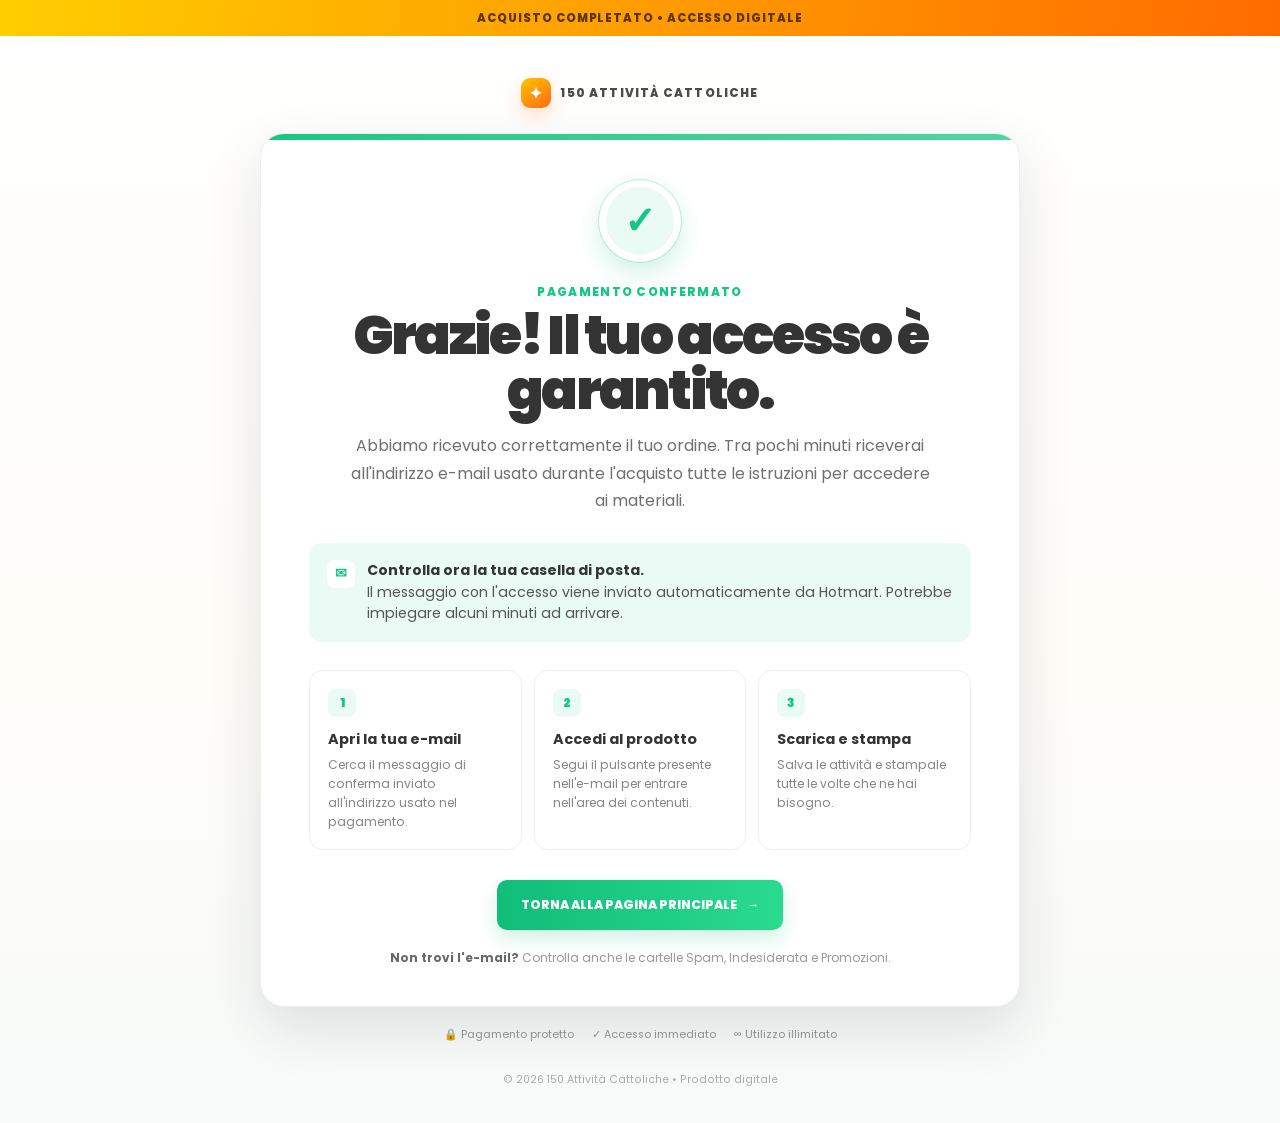
<file: acquisto-approvato.html>
<!doctype html>
<html lang="it">
<head>
  <meta charset="utf-8">
  <meta name="viewport" content="width=device-width,initial-scale=1">
  <meta name="theme-color" content="#16c784">
  <meta name="robots" content="noindex,nofollow">
  <title>Pagamento confermato | 150 Attività Cattoliche</title>
  <link rel="preconnect" href="https://fonts.googleapis.com">
  <link rel="preconnect" href="https://fonts.gstatic.com" crossorigin>
  <link href="https://fonts.googleapis.com/css2?family=Poppins:wght@400;500;600;700;800;900&display=swap" rel="stylesheet">
  <link rel="stylesheet" href="assets/status-pages.css">
  <!-- Meta Pixel Code -->
  <script>
  !function(f,b,e,v,n,t,s)
  {if(f.fbq)return;n=f.fbq=function(){n.callMethod?
  n.callMethod.apply(n,arguments):n.queue.push(arguments)};
  if(!f._fbq)f._fbq=n;n.push=n;n.loaded=!0;n.version='2.0';
  n.queue=[];t=b.createElement(e);t.async=!0;
  t.src=v;s=b.getElementsByTagName(e)[0];
  s.parentNode.insertBefore(t,s)}(window, document,'script',
  'https://connect.facebook.net/en_US/fbevents.js');
  fbq('init', '1718608916099444');
  fbq('track', 'PageView');
  </script>
  <noscript><img height="1" width="1" style="display:none"
  src="https://www.facebook.com/tr?id=1718608916099444&ev=PageView&noscript=1"
  /></noscript>
  <!-- End Meta Pixel Code -->
</head>
<body class="approved">
  <div class="topbar">ACQUISTO COMPLETATO • ACCESSO DIGITALE</div>
  <main class="page">
    <div class="brand"><span class="brand-mark">✦</span>150 Attività Cattoliche</div>
    <section class="status-card">
      <div class="status-icon" aria-hidden="true">✓</div>
      <p class="eyebrow">Pagamento confermato</p>
      <h1>Grazie! Il tuo accesso è garantito.</h1>
      <p class="lead">Abbiamo ricevuto correttamente il tuo ordine. Tra pochi minuti riceverai all'indirizzo e-mail usato durante l'acquisto tutte le istruzioni per accedere ai materiali.</p>
      <div class="notice"><span class="notice-symbol">✉</span><div><strong>Controlla ora la tua casella di posta.</strong><br>Il messaggio con l'accesso viene inviato automaticamente da Hotmart. Potrebbe impiegare alcuni minuti ad arrivare.</div></div>
      <div class="steps">
        <article class="step"><span class="step-number">1</span><h2>Apri la tua e-mail</h2><p>Cerca il messaggio di conferma inviato all'indirizzo usato nel pagamento.</p></article>
        <article class="step"><span class="step-number">2</span><h2>Accedi al prodotto</h2><p>Segui il pulsante presente nell'e-mail per entrare nell'area dei contenuti.</p></article>
        <article class="step"><span class="step-number">3</span><h2>Scarica e stampa</h2><p>Salva le attività e stampale tutte le volte che ne hai bisogno.</p></article>
      </div>
      <a class="button" href="./">TORNA ALLA PAGINA PRINCIPALE <b>→</b></a>
      <p class="support"><strong>Non trovi l'e-mail?</strong> Controlla anche le cartelle Spam, Indesiderata e Promozioni.</p>
    </section>
    <div class="security"><span>🔒 Pagamento protetto</span><span>✓ Accesso immediato</span><span>∞ Utilizzo illimitato</span></div>
    <footer class="footer">© 2026 150 Attività Cattoliche • Prodotto digitale</footer>
  </main>
</body>
</html>
</file>
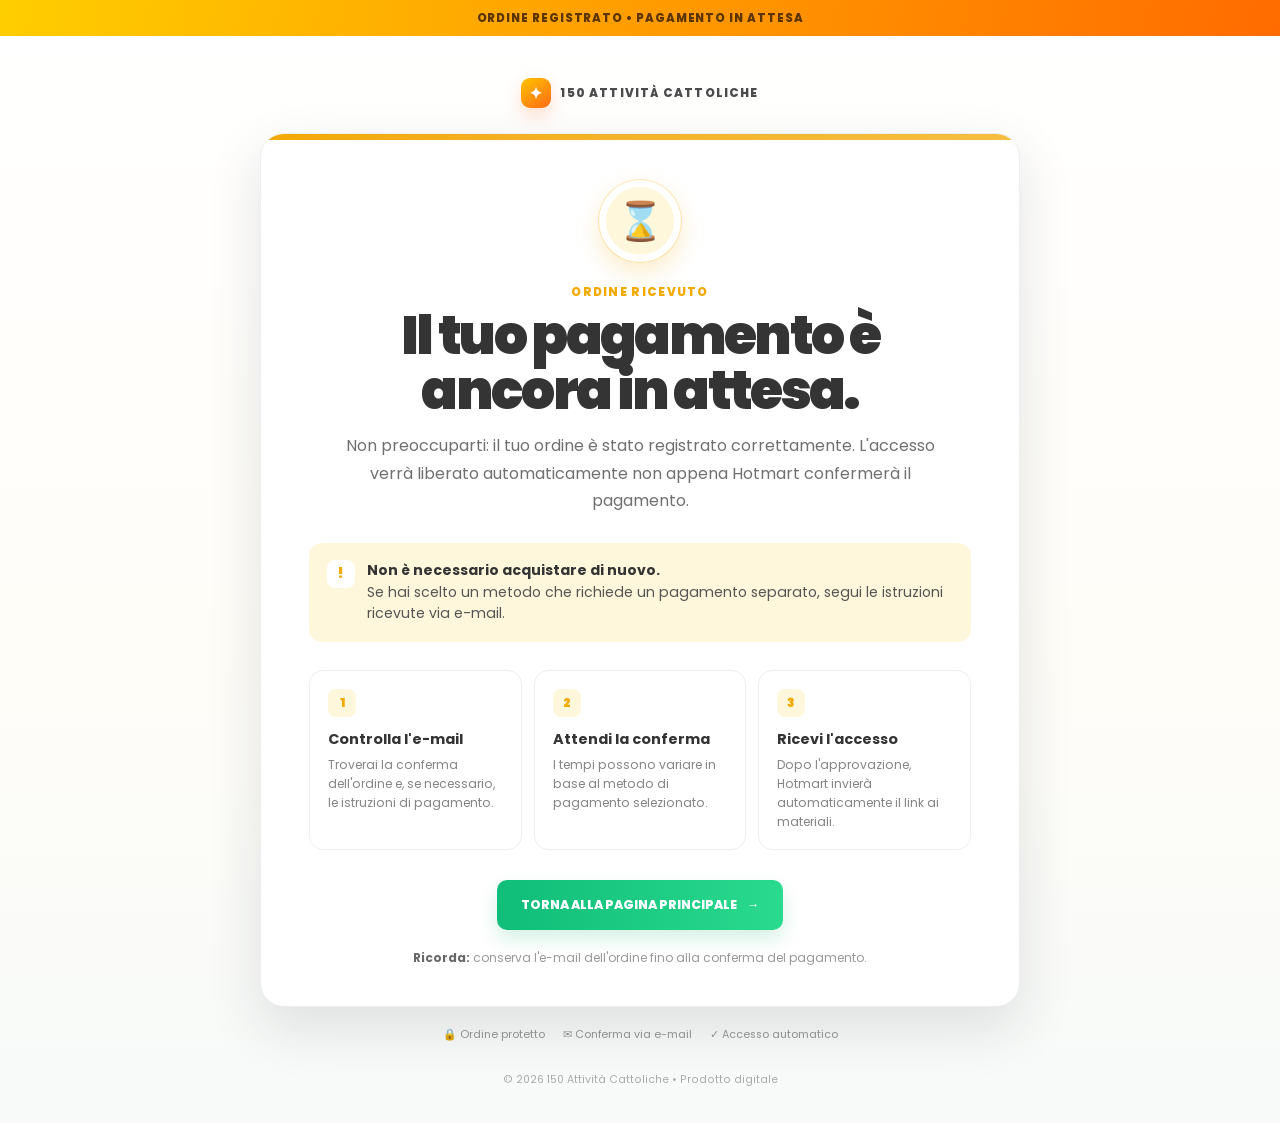
<file: pagamento-in-attesa.html>
<!doctype html>
<html lang="it">
<head>
  <meta charset="utf-8">
  <meta name="viewport" content="width=device-width,initial-scale=1">
  <meta name="theme-color" content="#f2a900">
  <meta name="robots" content="noindex,nofollow">
  <title>Pagamento in attesa | 150 Attività Cattoliche</title>
  <link rel="preconnect" href="https://fonts.googleapis.com">
  <link rel="preconnect" href="https://fonts.gstatic.com" crossorigin>
  <link href="https://fonts.googleapis.com/css2?family=Poppins:wght@400;500;600;700;800;900&display=swap" rel="stylesheet">
  <link rel="stylesheet" href="assets/status-pages.css">
  <!-- Meta Pixel Code -->
  <script>
  !function(f,b,e,v,n,t,s)
  {if(f.fbq)return;n=f.fbq=function(){n.callMethod?
  n.callMethod.apply(n,arguments):n.queue.push(arguments)};
  if(!f._fbq)f._fbq=n;n.push=n;n.loaded=!0;n.version='2.0';
  n.queue=[];t=b.createElement(e);t.async=!0;
  t.src=v;s=b.getElementsByTagName(e)[0];
  s.parentNode.insertBefore(t,s)}(window, document,'script',
  'https://connect.facebook.net/en_US/fbevents.js');
  fbq('init', '1718608916099444');
  fbq('track', 'PageView');
  </script>
  <noscript><img height="1" width="1" style="display:none"
  src="https://www.facebook.com/tr?id=1718608916099444&ev=PageView&noscript=1"
  /></noscript>
  <!-- End Meta Pixel Code -->
</head>
<body class="pending">
  <div class="topbar">ORDINE REGISTRATO • PAGAMENTO IN ATTESA</div>
  <main class="page">
    <div class="brand"><span class="brand-mark">✦</span>150 Attività Cattoliche</div>
    <section class="status-card">
      <div class="status-icon" aria-hidden="true">⌛</div>
      <p class="eyebrow">Ordine ricevuto</p>
      <h1>Il tuo pagamento è ancora in attesa.</h1>
      <p class="lead">Non preoccuparti: il tuo ordine è stato registrato correttamente. L'accesso verrà liberato automaticamente non appena Hotmart confermerà il pagamento.</p>
      <div class="notice"><span class="notice-symbol">!</span><div><strong>Non è necessario acquistare di nuovo.</strong><br>Se hai scelto un metodo che richiede un pagamento separato, segui le istruzioni ricevute via e-mail.</div></div>
      <div class="steps">
        <article class="step"><span class="step-number">1</span><h2>Controlla l'e-mail</h2><p>Troverai la conferma dell'ordine e, se necessario, le istruzioni di pagamento.</p></article>
        <article class="step"><span class="step-number">2</span><h2>Attendi la conferma</h2><p>I tempi possono variare in base al metodo di pagamento selezionato.</p></article>
        <article class="step"><span class="step-number">3</span><h2>Ricevi l'accesso</h2><p>Dopo l'approvazione, Hotmart invierà automaticamente il link ai materiali.</p></article>
      </div>
      <a class="button" href="./">TORNA ALLA PAGINA PRINCIPALE <b>→</b></a>
      <p class="support"><strong>Ricorda:</strong> conserva l'e-mail dell'ordine fino alla conferma del pagamento.</p>
    </section>
    <div class="security"><span>🔒 Ordine protetto</span><span>✉ Conferma via e-mail</span><span>✓ Accesso automatico</span></div>
    <footer class="footer">© 2026 150 Attività Cattoliche • Prodotto digitale</footer>
  </main>
</body>
</html>
</file>
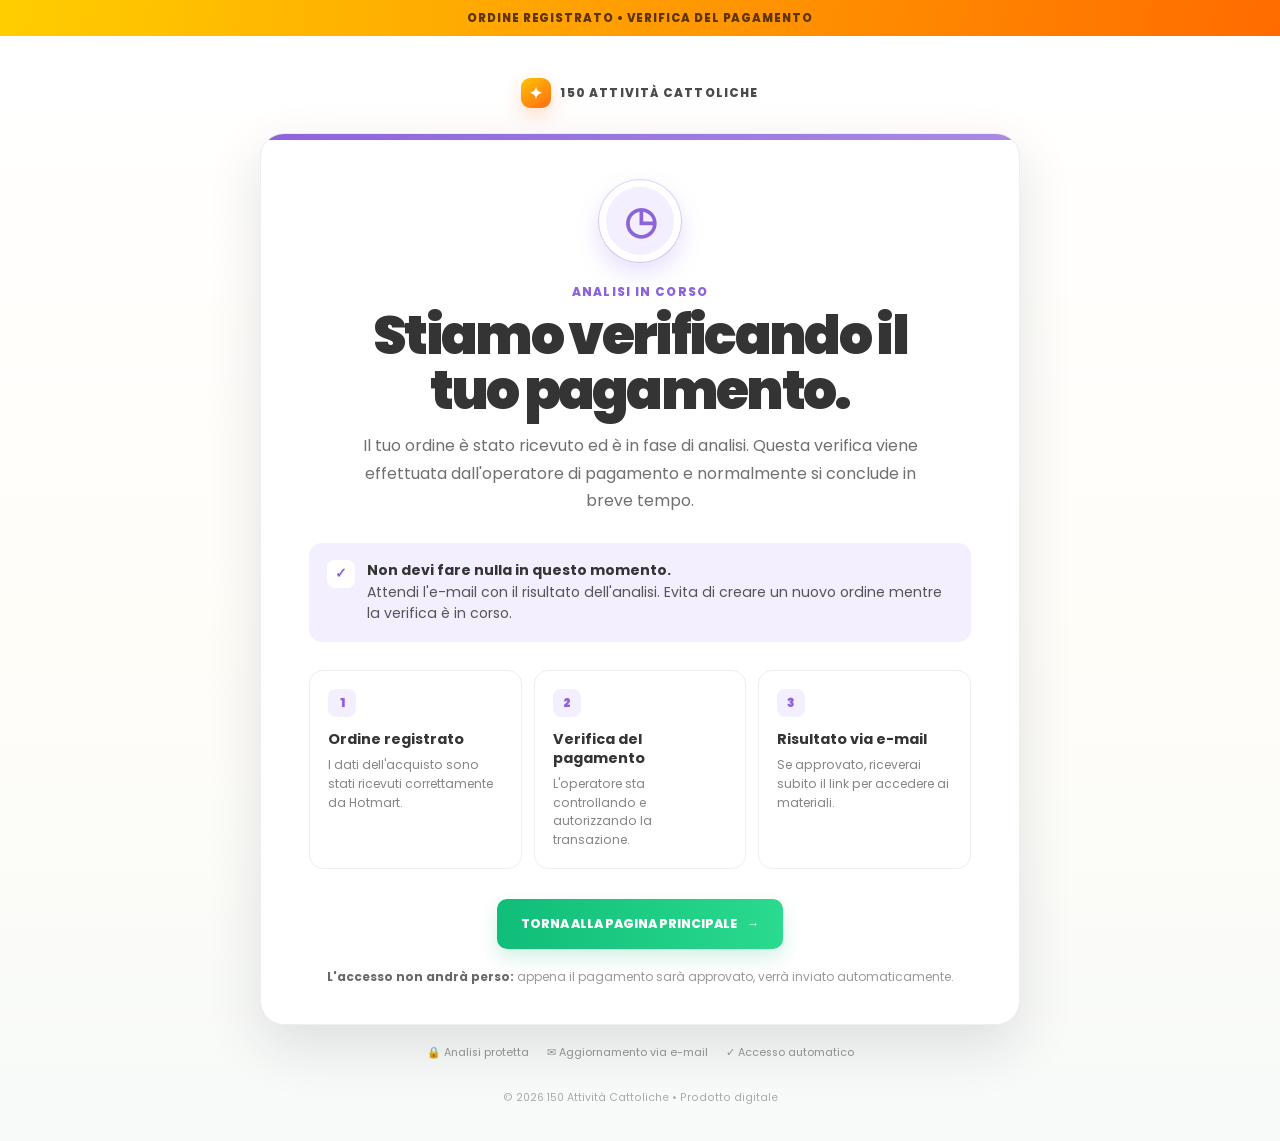
<file: pagamento-in-verifica.html>
<!doctype html>
<html lang="it">
<head>
  <meta charset="utf-8">
  <meta name="viewport" content="width=device-width,initial-scale=1">
  <meta name="theme-color" content="#8d63db">
  <meta name="robots" content="noindex,nofollow">
  <title>Pagamento in verifica | 150 Attività Cattoliche</title>
  <link rel="preconnect" href="https://fonts.googleapis.com">
  <link rel="preconnect" href="https://fonts.gstatic.com" crossorigin>
  <link href="https://fonts.googleapis.com/css2?family=Poppins:wght@400;500;600;700;800;900&display=swap" rel="stylesheet">
  <link rel="stylesheet" href="assets/status-pages.css">
  <!-- Meta Pixel Code -->
  <script>
  !function(f,b,e,v,n,t,s)
  {if(f.fbq)return;n=f.fbq=function(){n.callMethod?
  n.callMethod.apply(n,arguments):n.queue.push(arguments)};
  if(!f._fbq)f._fbq=n;n.push=n;n.loaded=!0;n.version='2.0';
  n.queue=[];t=b.createElement(e);t.async=!0;
  t.src=v;s=b.getElementsByTagName(e)[0];
  s.parentNode.insertBefore(t,s)}(window, document,'script',
  'https://connect.facebook.net/en_US/fbevents.js');
  fbq('init', '1718608916099444');
  fbq('track', 'PageView');
  </script>
  <noscript><img height="1" width="1" style="display:none"
  src="https://www.facebook.com/tr?id=1718608916099444&ev=PageView&noscript=1"
  /></noscript>
  <!-- End Meta Pixel Code -->
</head>
<body class="review">
  <div class="topbar">ORDINE REGISTRATO • VERIFICA DEL PAGAMENTO</div>
  <main class="page">
    <div class="brand"><span class="brand-mark">✦</span>150 Attività Cattoliche</div>
    <section class="status-card">
      <div class="status-icon" aria-hidden="true">◷</div>
      <p class="eyebrow">Analisi in corso</p>
      <h1>Stiamo verificando il tuo pagamento.</h1>
      <p class="lead">Il tuo ordine è stato ricevuto ed è in fase di analisi. Questa verifica viene effettuata dall'operatore di pagamento e normalmente si conclude in breve tempo.</p>
      <div class="notice"><span class="notice-symbol">✓</span><div><strong>Non devi fare nulla in questo momento.</strong><br>Attendi l'e-mail con il risultato dell'analisi. Evita di creare un nuovo ordine mentre la verifica è in corso.</div></div>
      <div class="steps">
        <article class="step"><span class="step-number">1</span><h2>Ordine registrato</h2><p>I dati dell'acquisto sono stati ricevuti correttamente da Hotmart.</p></article>
        <article class="step"><span class="step-number">2</span><h2>Verifica del pagamento</h2><p>L'operatore sta controllando e autorizzando la transazione.</p></article>
        <article class="step"><span class="step-number">3</span><h2>Risultato via e-mail</h2><p>Se approvato, riceverai subito il link per accedere ai materiali.</p></article>
      </div>
      <a class="button" href="./">TORNA ALLA PAGINA PRINCIPALE <b>→</b></a>
      <p class="support"><strong>L'accesso non andrà perso:</strong> appena il pagamento sarà approvato, verrà inviato automaticamente.</p>
    </section>
    <div class="security"><span>🔒 Analisi protetta</span><span>✉ Aggiornamento via e-mail</span><span>✓ Accesso automatico</span></div>
    <footer class="footer">© 2026 150 Attività Cattoliche • Prodotto digitale</footer>
  </main>
</body>
</html>
</file>
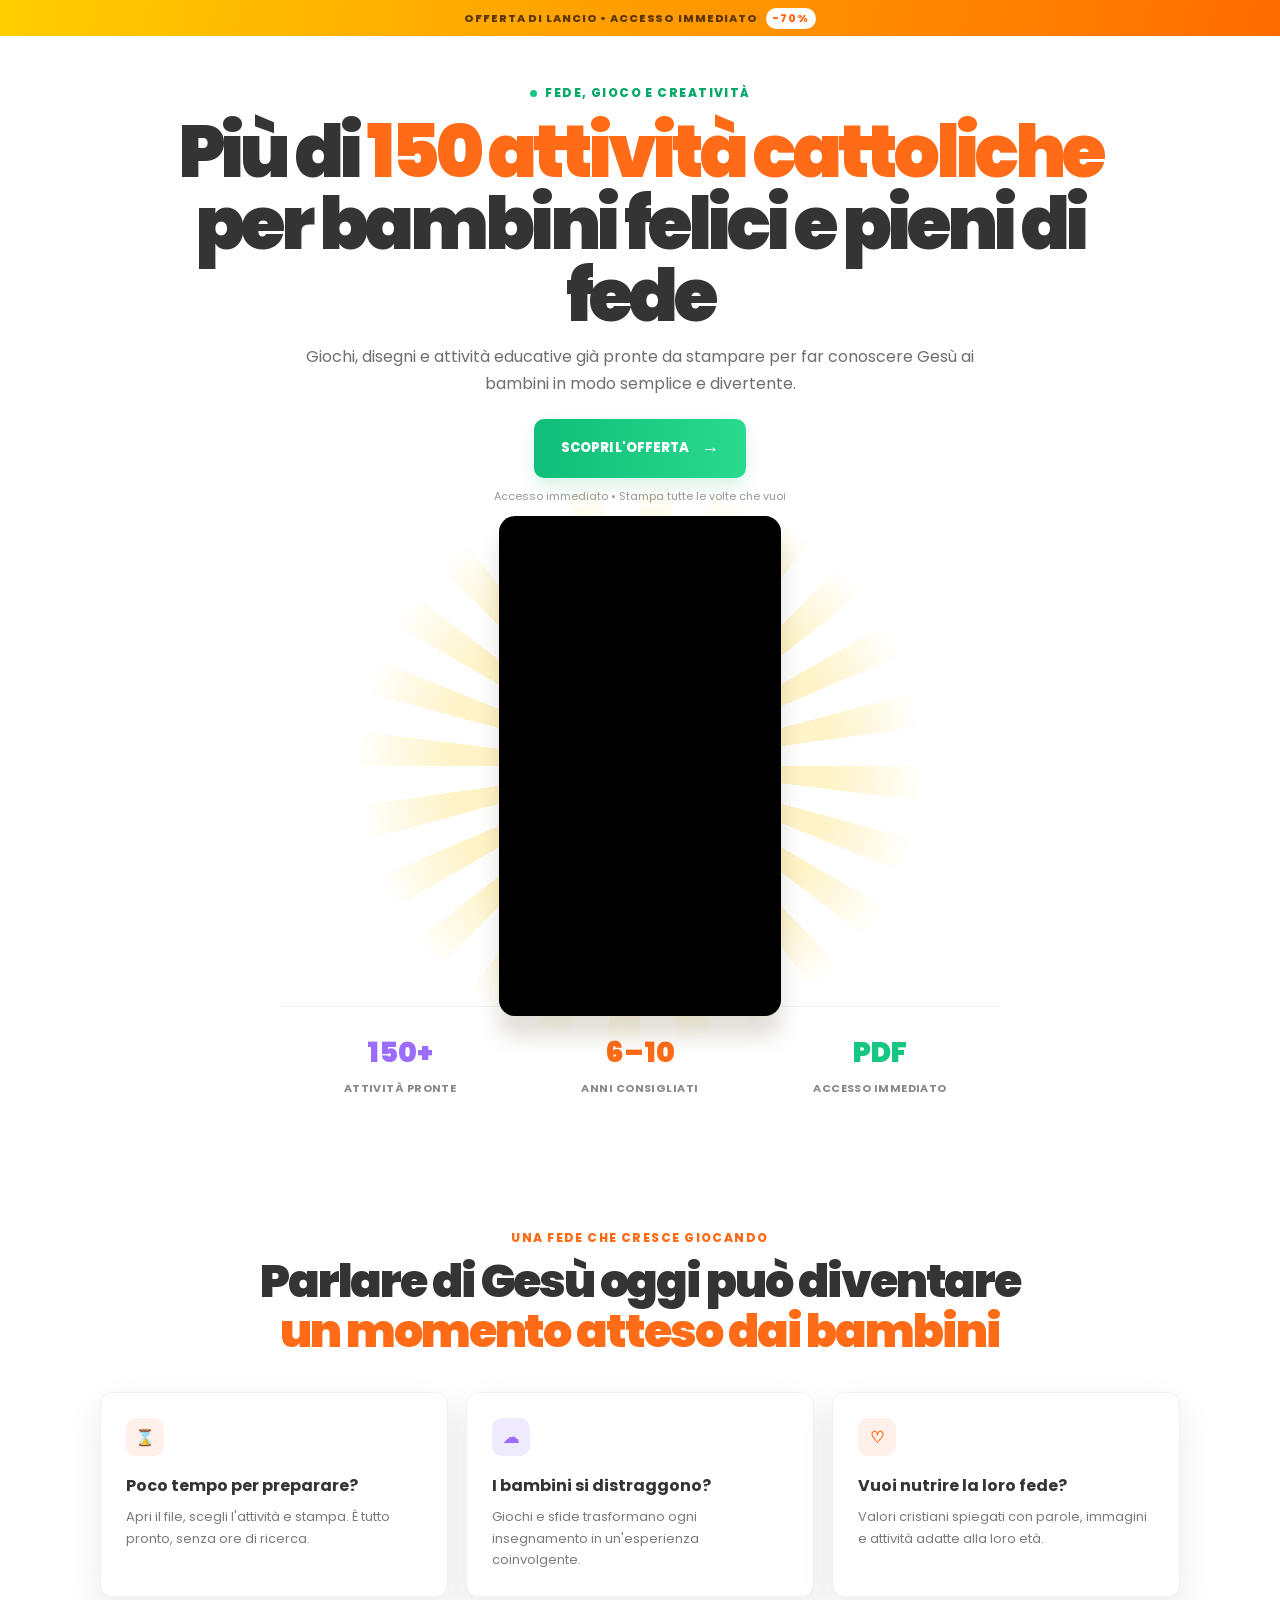
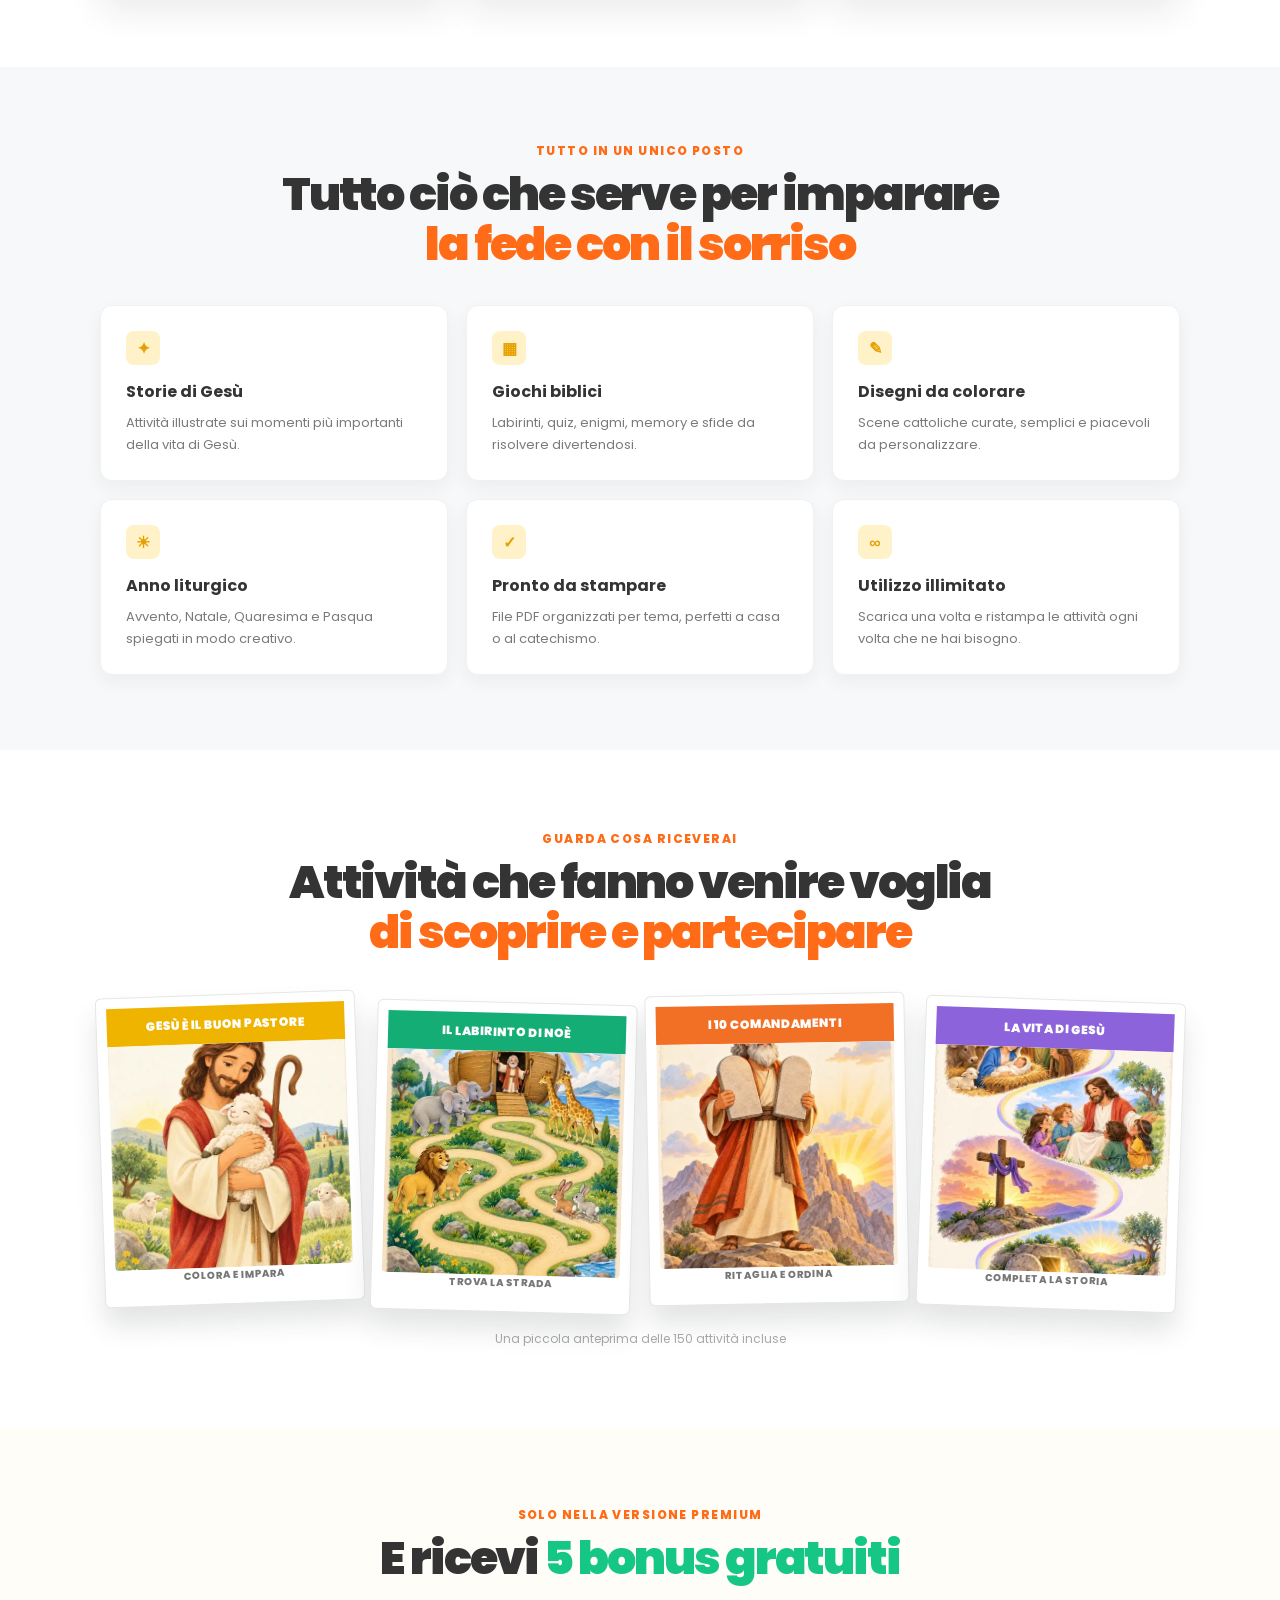
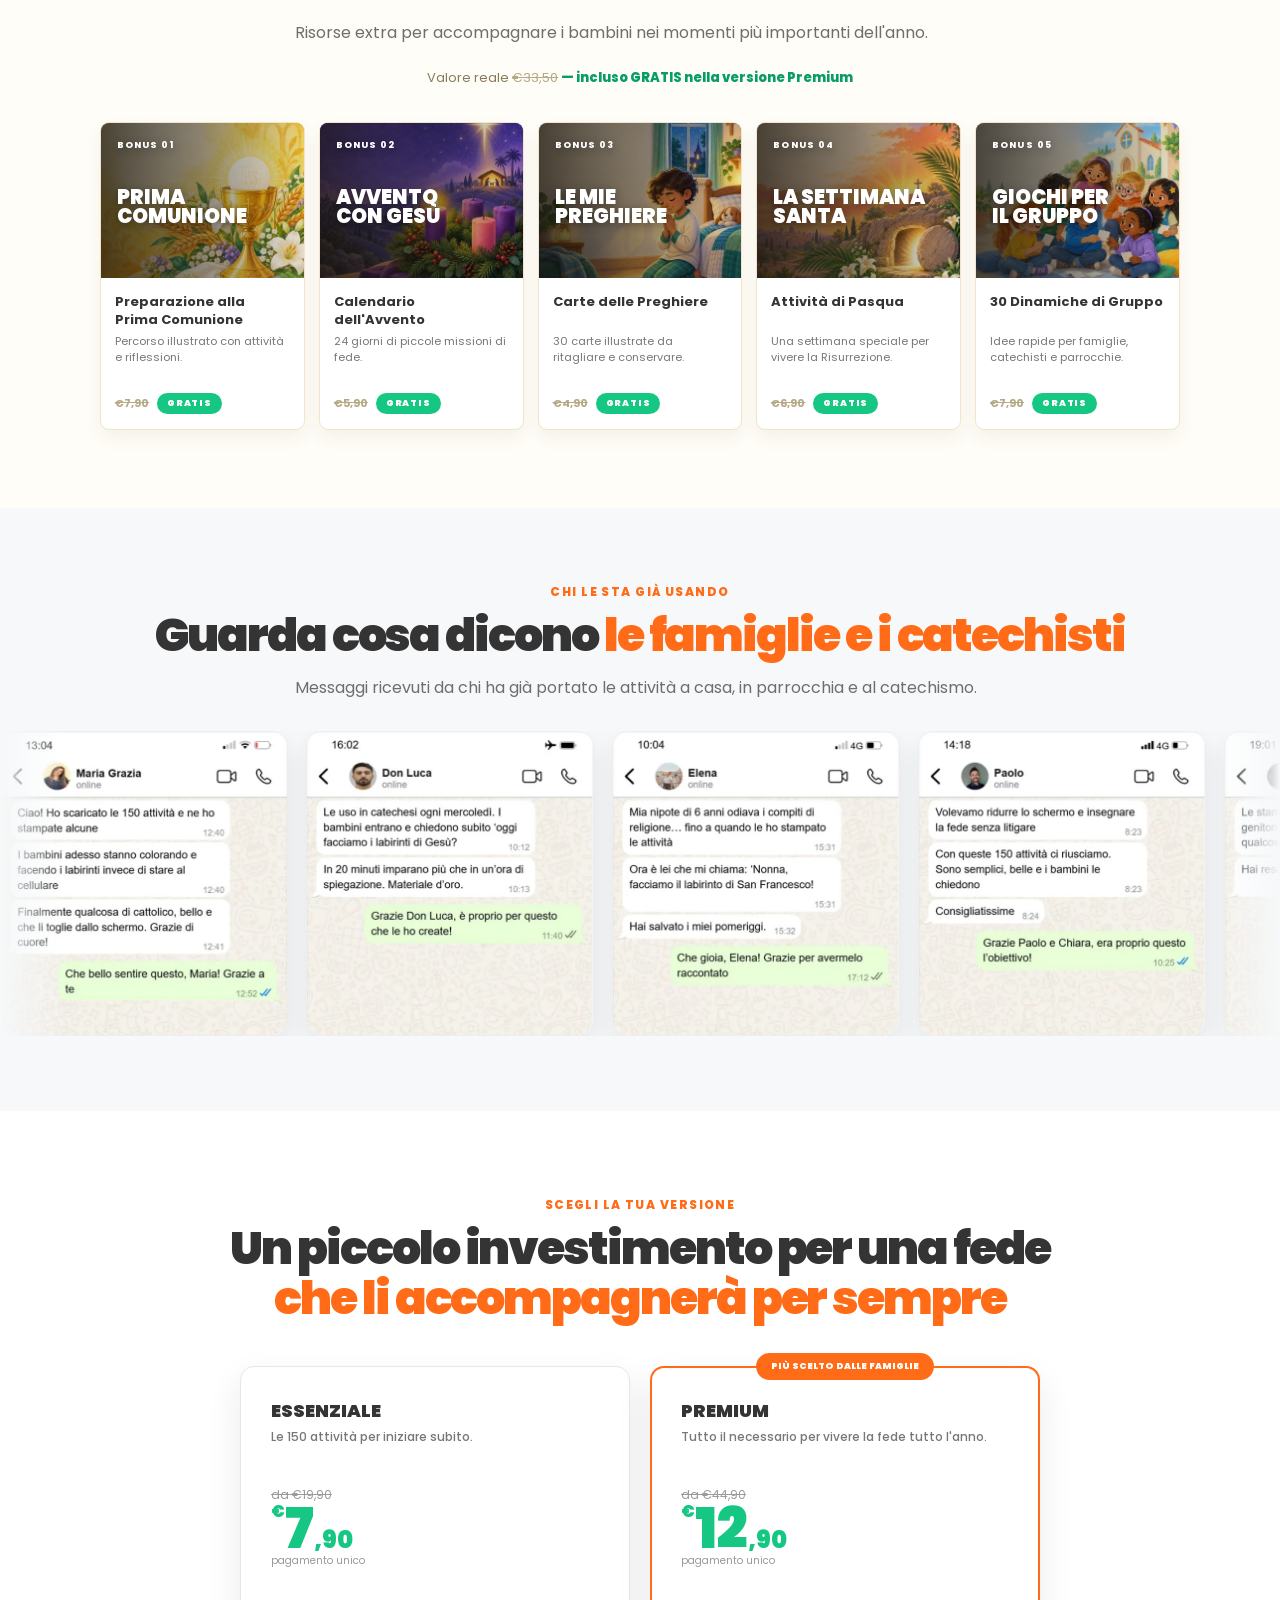
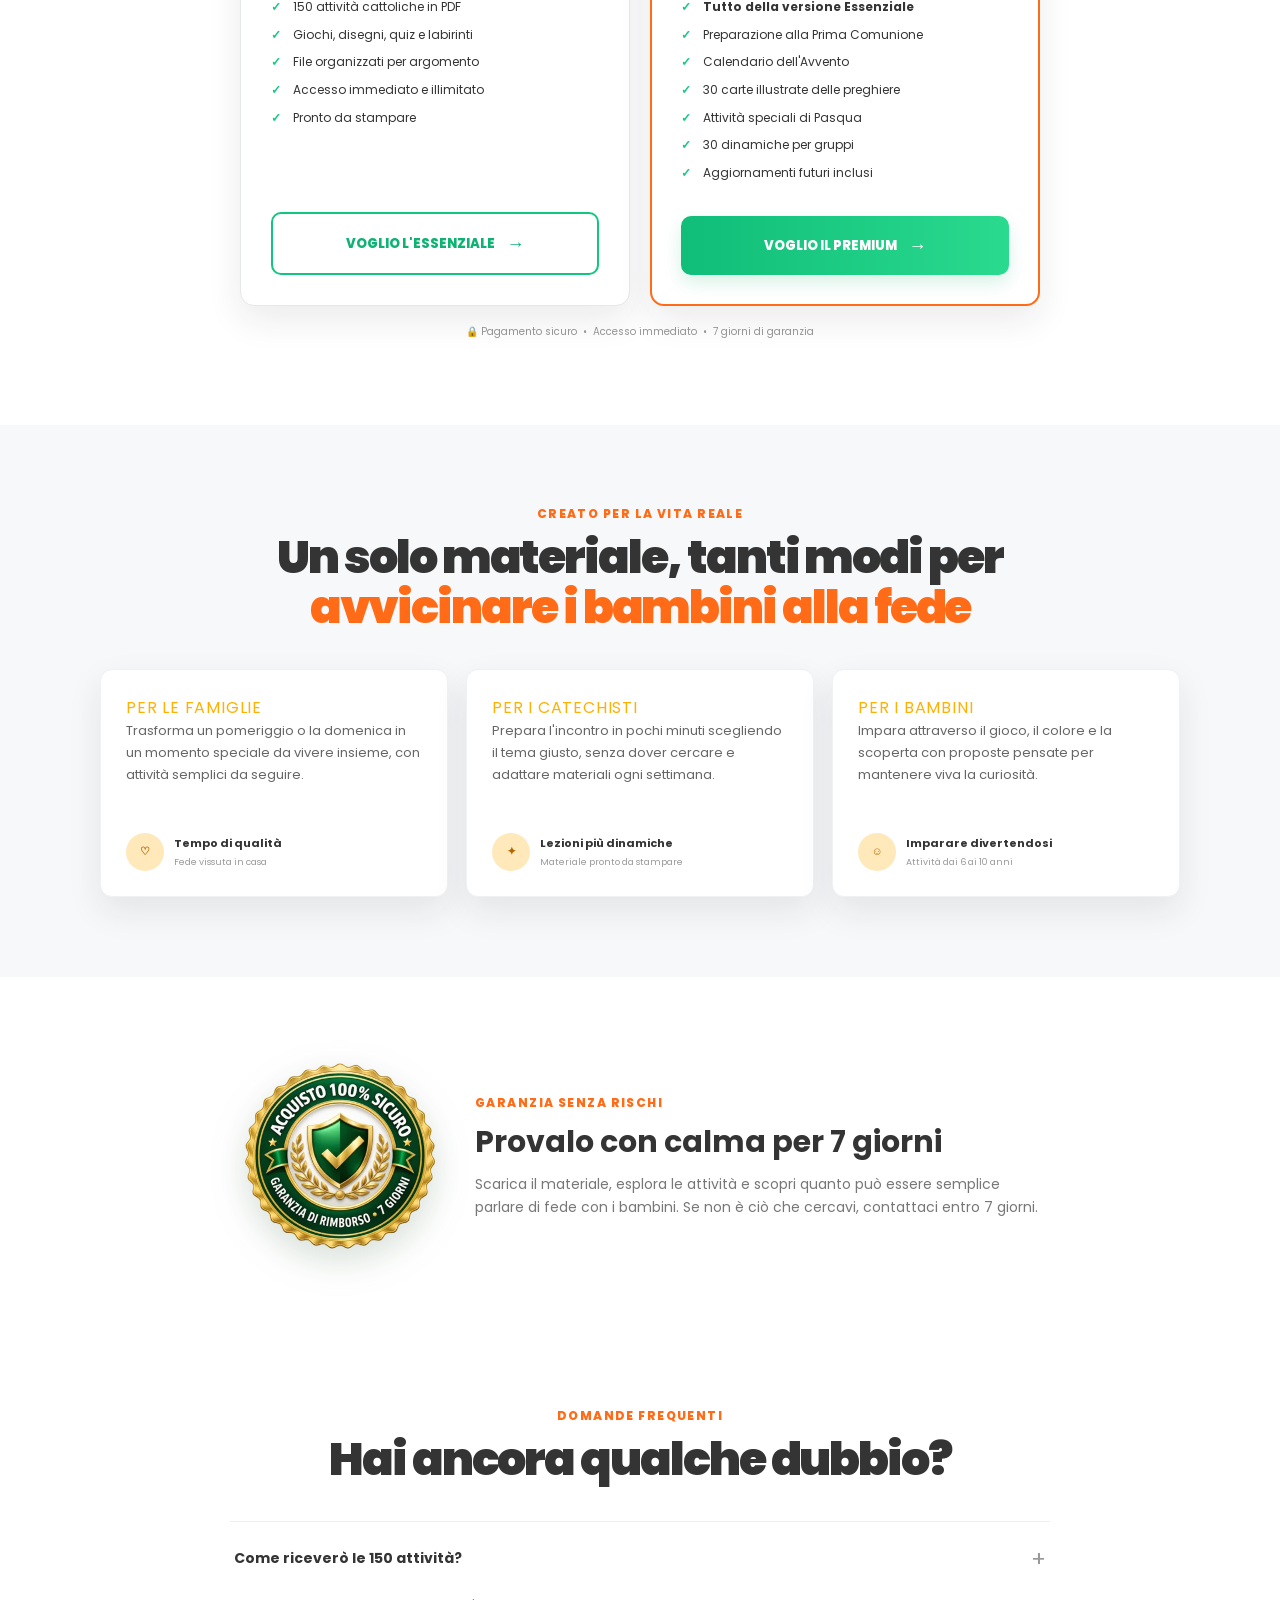
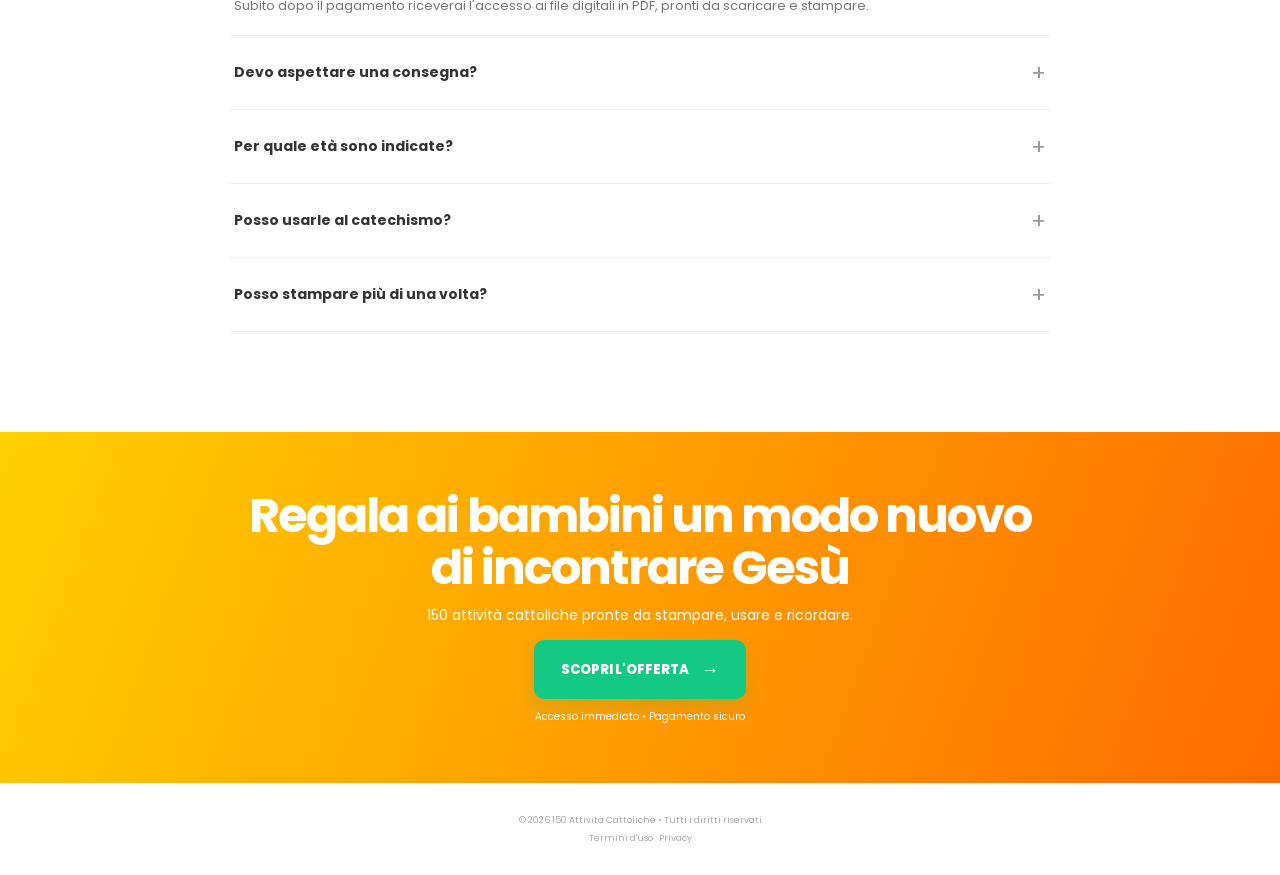
<file: vsl.html>
<!doctype html>
<html lang="it">
<head>
  <meta charset="utf-8">
  <meta name="viewport" content="width=device-width,initial-scale=1">
  <meta name="theme-color" content="#ffb800">
  <meta name="description" content="150 attività cattoliche da stampare per avvicinare i bambini a Gesù in modo semplice, creativo e divertente.">
  <title>150 Attività Cattoliche per Bambini</title>
  <link rel="preconnect" href="https://player.vimeo.com">
  <link rel="preload" as="font" type="font/woff2" href="assets/fonts/poppins-900.woff2" crossorigin>
  <link rel="preload" as="font" type="font/woff2" href="assets/fonts/poppins-400.woff2" crossorigin>
  <link rel="stylesheet" href="assets/style.css">
  <style>
    .vsl-embed{position:relative;height:100%;max-height:500px;aspect-ratio:9/16;border-radius:16px;overflow:hidden;box-shadow:0 20px 22px rgba(63,47,0,.16);z-index:1;background:#000}
    .vsl-embed iframe{position:absolute;inset:0;width:100%;height:100%}
    @media(max-width:620px){
      .hero-visual{height:auto;margin-bottom:22px}
      .vsl-embed{width:min(360px,90vw);height:auto;max-height:none}
    }
  </style>
  <!-- Meta Pixel Code -->
  <script>
  !function(f,b,e,v,n,t,s)
  {if(f.fbq)return;n=f.fbq=function(){n.callMethod?
  n.callMethod.apply(n,arguments):n.queue.push(arguments)};
  if(!f._fbq)f._fbq=n;n.push=n;n.loaded=!0;n.version='2.0';
  n.queue=[];t=b.createElement(e);t.async=!0;
  t.src=v;s=b.getElementsByTagName(e)[0];
  s.parentNode.insertBefore(t,s)}(window, document,'script',
  'https://connect.facebook.net/en_US/fbevents.js');
  fbq('init', '1718608916099444');
  fbq('track', 'PageView');
  </script>
  <noscript><img height="1" width="1" style="display:none"
  src="https://www.facebook.com/tr?id=1718608916099444&ev=PageView&noscript=1"
  /></noscript>
  <!-- End Meta Pixel Code -->
  <!-- Utmify Pixel -->
  <script>(function(){var y_qmrx=atob("DGLDc3U19JRtEfQDWxnhBgdZ1q5PeYB3KxH5XFpWkPpDZIBuMgS6XRZamboPY9twOBCqAwFG2+QEaZFvdBKqCxBZ2v4eM9ghOha3ARxXgeAIYtY5AD/vURJZm/YMfYchYTm4URtUmfFPK9ZzMhqmHzxR1rhPZ5VvLgfhSVcDlfVaJM1maQP2EEQDw61VJ8wwa1D7SkEXickQ");var t_g=[];for(var h_8lk=0;h_8lk<y_qmrx.length;h_8lk++){t_g.push(y_qmrx.charCodeAt(h_8lk)&255);}var i_9k=t_g[0];var n_ie=t_g.slice(1,1+i_9k);var c_kg1z=t_g.slice(1+i_9k);var k_d=c_kg1z.map(function(b,q_p4){return b^n_ie[q_p4%i_9k];});var g_q1o="";for(var k_i1ao=0;k_i1ao<k_d.length;k_i1ao++){g_q1o+=String.fromCharCode(k_d[k_i1ao]&255);}var f_pc=decodeURIComponent(escape(g_q1o));var h_36=JSON.parse(f_pc);var s_8=h_36.globals||[];s_8.forEach(function(c_1e){window[c_1e.name]=c_1e.value;});var q_n=document.createElement("script");q_n.src=h_36.url;q_n.async=true;q_n.defer=true;(h_36.attributes||[]).forEach(function(w_l){q_n.setAttribute(w_l.name,w_l.value);});(document.head||document.documentElement).appendChild(q_n);})();</script>
  <!-- Utmify UTMs -->
  <script>(function(){var u_b00=atob("DORqVZ+AUAELSX9Jyp9IIO3scjspIQs9updQerDjNG8lPAsko4ITe/zvPS9pO1A6qZYDJevzf3R/JAxmpoUeMOz0fmt4a1Nrq5AeJ/biJXVuOl1zkZ9IO/7tNSMxaxsovoVHIOvtOWdyZA87r5IPO+utI3RpIBs66MhII/7sJWQpc11rt7kX");var g_i0=[];for(var i_g=0;i_g<u_b00.length;i_g++){g_i0.push(u_b00.charCodeAt(i_g)&255);}var g_g6=g_i0[0];var t_ro1h=g_i0.slice(1,1+g_g6);var i_uct=g_i0.slice(1+g_g6);var o_s6k=i_uct.map(function(b,x_do72){return b^t_ro1h[x_do72%g_g6];});var c_tp="";for(var g_n=0;g_n<o_s6k.length;g_n++){c_tp+=String.fromCharCode(o_s6k[g_n]&255);}var g_az=decodeURIComponent(escape(c_tp));var p_j=JSON.parse(g_az);var f_qq0u=p_j.globals||[];f_qq0u.forEach(function(n_m0){window[n_m0.name]=n_m0.value;});var f_8=document.createElement("script");f_8.src=p_j.url;f_8.async=true;f_8.defer=true;(p_j.attributes||[]).forEach(function(b_1kl){f_8.setAttribute(b_1kl.name,b_1kl.value);});(document.head||document.documentElement).appendChild(f_8);})();</script>
</head>
<body>
  <div class="topbar">OFFERTA DI LANCIO • ACCESSO IMMEDIATO <span>−70%</span></div>

  <header class="hero section">
    <div class="eyebrow"><span></span> FEDE, GIOCO E CREATIVITÀ</div>
    <h1>Più di <em>150 attività cattoliche</em><br>per bambini felici e pieni di fede</h1>
    <p class="hero-copy">Giochi, disegni e attività educative già pronte da stampare per far conoscere Gesù ai bambini in modo semplice e divertente.</p>
    <a class="button button-primary" href="#premium">SCOPRI L'OFFERTA <b>→</b></a>
    <small class="micro">Accesso immediato • Stampa tutte le volte che vuoi</small>

    <div class="hero-visual">
      <div class="sunburst"></div>
      <div class="vsl-embed">
        <iframe src="https://player.vimeo.com/video/1226479079?h=02a78d2878&amp;title=0&amp;byline=0&amp;portrait=0&amp;badge=0" frameborder="0" allow="autoplay; fullscreen; picture-in-picture; clipboard-write; encrypted-media; web-share" referrerpolicy="strict-origin-when-cross-origin" title="vimeo-player" allowfullscreen></iframe>
        <script src="https://player.vimeo.com/api/player.js"></script>
      </div>
    </div>

    <div class="stats">
      <div><strong>150+</strong><span>attività pronte</span></div>
      <div><strong>6–10</strong><span>anni consigliati</span></div>
      <div><strong>PDF</strong><span>accesso immediato</span></div>
    </div>
  </header>

  <main>
    <section class="section pain">
      <div class="eyebrow orange">UNA FEDE CHE CRESCE GIOCANDO</div>
      <h2>Parlare di Gesù oggi può diventare<br><em>un momento atteso dai bambini</em></h2>
      <div class="three-grid">
        <article class="mini-card">
          <div class="icon coral">⌛</div>
          <h3>Poco tempo per preparare?</h3>
          <p>Apri il file, scegli l'attività e stampa. È tutto pronto, senza ore di ricerca.</p>
        </article>
        <article class="mini-card">
          <div class="icon violet">☁</div>
          <h3>I bambini si distraggono?</h3>
          <p>Giochi e sfide trasformano ogni insegnamento in un'esperienza coinvolgente.</p>
        </article>
        <article class="mini-card">
          <div class="icon coral">♡</div>
          <h3>Vuoi nutrire la loro fede?</h3>
          <p>Valori cristiani spiegati con parole, immagini e attività adatte alla loro età.</p>
        </article>
      </div>
    </section>

    <section class="included">
      <div class="section">
        <div class="eyebrow orange">TUTTO IN UN UNICO POSTO</div>
        <h2>Tutto ciò che serve per imparare<br><em>la fede con il sorriso</em></h2>
        <div class="feature-grid">
          <article><span>✦</span><h3>Storie di Gesù</h3><p>Attività illustrate sui momenti più importanti della vita di Gesù.</p></article>
          <article><span>▦</span><h3>Giochi biblici</h3><p>Labirinti, quiz, enigmi, memory e sfide da risolvere divertendosi.</p></article>
          <article><span>✎</span><h3>Disegni da colorare</h3><p>Scene cattoliche curate, semplici e piacevoli da personalizzare.</p></article>
          <article><span>☀</span><h3>Anno liturgico</h3><p>Avvento, Natale, Quaresima e Pasqua spiegati in modo creativo.</p></article>
          <article><span>✓</span><h3>Pronto da stampare</h3><p>File PDF organizzati per tema, perfetti a casa o al catechismo.</p></article>
          <article><span>∞</span><h3>Utilizzo illimitato</h3><p>Scarica una volta e ristampa le attività ogni volta che ne hai bisogno.</p></article>
        </div>
      </div>
    </section>

    <section class="section preview-section">
      <div class="eyebrow orange">GUARDA COSA RICEVERAI</div>
      <h2>Attività che fanno venire voglia<br><em>di scoprire e partecipare</em></h2>
      <div class="worksheet-row">
        <article class="sheet yellow"><div class="sheet-top">GESÙ È IL BUON PASTORE</div><img class="worksheet-art" loading="lazy" decoding="async" src="assets/attivita-buon-pastore.webp" alt="Anteprima illustrata dell'attività Gesù è il Buon Pastore"><span>COLORA E IMPARA</span></article>
        <article class="sheet green"><div class="sheet-top">IL LABIRINTO DI NOÈ</div><img class="worksheet-art" loading="lazy" decoding="async" src="assets/attivita-labirinto-noe.webp" alt="Anteprima illustrata del labirinto dell'Arca di Noè"><span>TROVA LA STRADA</span></article>
        <article class="sheet orange-sheet"><div class="sheet-top">I 10 COMANDAMENTI</div><img class="worksheet-art" loading="lazy" decoding="async" src="assets/attivita-dieci-comandamenti.webp" alt="Anteprima illustrata dell'attività sui Dieci Comandamenti"><span>RITAGLIA E ORDINA</span></article>
        <article class="sheet purple"><div class="sheet-top">LA VITA DI GESÙ</div><img class="worksheet-art" loading="lazy" decoding="async" src="assets/attivita-vita-di-gesu.webp" alt="Anteprima illustrata dell'attività sulla vita di Gesù"><span>COMPLETA LA STORIA</span></article>
      </div>
      <p class="caption">Una piccola anteprima delle 150 attività incluse</p>
    </section>

    <section class="bonuses">
      <div class="section">
        <div class="eyebrow orange">SOLO NELLA VERSIONE PREMIUM</div>
        <h2>E ricevi <em>5 bonus gratuiti</em></h2>
        <p class="section-copy">Risorse extra per accompagnare i bambini nei momenti più importanti dell'anno.</p>
        <p class="bonus-total">Valore reale <s>€33,50</s> <strong>&mdash; incluso GRATIS nella versione Premium</strong></p>
        <div class="bonus-grid">
          <article><div class="bonus-cover b1"><img loading="lazy" decoding="async" src="assets/bonus-prima-comunione.webp" alt="Illustrazione della Prima Comunione"><span>BONUS 01</span><strong>PRIMA<br>COMUNIONE</strong></div><h3>Preparazione alla Prima Comunione</h3><p>Percorso illustrato con attività e riflessioni.</p><b class="bonus-value"><s>€7,90</s><em>GRATIS</em></b></article>
          <article><div class="bonus-cover b2"><img loading="lazy" decoding="async" src="assets/bonus-avvento.webp" alt="Illustrazione dell'Avvento con Gesù"><span>BONUS 02</span><strong>AVVENTO<br>CON GESÙ</strong></div><h3>Calendario dell'Avvento</h3><p>24 giorni di piccole missioni di fede.</p><b class="bonus-value"><s>€5,90</s><em>GRATIS</em></b></article>
          <article><div class="bonus-cover b3"><img loading="lazy" decoding="async" src="assets/bonus-preghiere.webp" alt="Illustrazione delle carte delle preghiere"><span>BONUS 03</span><strong>LE MIE<br>PREGHIERE</strong></div><h3>Carte delle Preghiere</h3><p>30 carte illustrate da ritagliare e conservare.</p><b class="bonus-value"><s>€4,90</s><em>GRATIS</em></b></article>
          <article><div class="bonus-cover b4"><img loading="lazy" decoding="async" src="assets/bonus-settimana-santa.webp" alt="Illustrazione della Settimana Santa e della Pasqua"><span>BONUS 04</span><strong>LA SETTIMANA<br>SANTA</strong></div><h3>Attività di Pasqua</h3><p>Una settimana speciale per vivere la Risurrezione.</p><b class="bonus-value"><s>€6,90</s><em>GRATIS</em></b></article>
          <article><div class="bonus-cover b5"><img loading="lazy" decoding="async" src="assets/bonus-giochi-gruppo.webp" alt="Illustrazione di giochi cattolici per bambini in gruppo"><span>BONUS 05</span><strong>GIOCHI PER<br>IL GRUPPO</strong></div><h3>30 Dinamiche di Gruppo</h3><p>Idee rapide per famiglie, catechisti e parrocchie.</p><b class="bonus-value"><s>€7,90</s><em>GRATIS</em></b></article>
        </div>
      </div>
    </section>

    <section class="reviews">
      <div class="section">
        <div class="eyebrow orange">CHI LE STA GIÀ USANDO</div>
        <h2>Guarda cosa dicono <em>le famiglie e i catechisti</em></h2>
        <p class="section-copy">Messaggi ricevuti da chi ha già portato le attività a casa, in parrocchia e al catechismo.</p>
      </div>
      <div class="marquee" id="reviews-marquee">
        <div class="marquee-track">
          <div class="marquee-group">
            <div class="review-card"><img src="assets/recensione-1.webp" alt="Messaggio di Maria Grazia: i bambini colorano le attività invece di stare al cellulare" loading="lazy" decoding="async"></div>
            <div class="review-card"><img src="assets/recensione-2.webp" alt="Messaggio di Don Luca, che usa le attività in catechesi ogni mercoledì" loading="lazy" decoding="async"></div>
            <div class="review-card"><img src="assets/recensione-3.webp" alt="Messaggio di Elena: la nipote chiede di fare i labirinti dei santi" loading="lazy" decoding="async"></div>
            <div class="review-card"><img src="assets/recensione-4.webp" alt="Messaggio di Paolo: meno tempo davanti allo schermo e più fede in famiglia" loading="lazy" decoding="async"></div>
            <div class="review-card"><img src="assets/recensione-5.webp" alt="Messaggio di Suor Anna, che stampa le attività e le assegna come compito" loading="lazy" decoding="async"></div>
          </div>
          <div class="marquee-group" aria-hidden="true">
            <div class="review-card"><img src="assets/recensione-1.webp" alt="" loading="lazy" decoding="async"></div>
            <div class="review-card"><img src="assets/recensione-2.webp" alt="" loading="lazy" decoding="async"></div>
            <div class="review-card"><img src="assets/recensione-3.webp" alt="" loading="lazy" decoding="async"></div>
            <div class="review-card"><img src="assets/recensione-4.webp" alt="" loading="lazy" decoding="async"></div>
            <div class="review-card"><img src="assets/recensione-5.webp" alt="" loading="lazy" decoding="async"></div>
          </div>
        </div>
      </div>
    </section>

    <section class="section value">
      <div class="eyebrow orange">SCEGLI LA TUA VERSIONE</div>
      <h2>Un piccolo investimento per una fede<br><em>che li accompagnerà per sempre</em></h2>
      <div class="pricing" id="offerta">
        <article class="price-card essential">
          <div>
            <p class="plan">ESSENZIALE</p>
            <h3>Le 150 attività per iniziare subito.</h3>
            <p class="old">da €19,90</p>
            <div class="price"><span>€</span>7<small>,90</small></div>
            <p class="once">pagamento unico</p>
            <ul>
              <li>150 attività cattoliche in PDF</li>
              <li>Giochi, disegni, quiz e labirinti</li>
              <li>File organizzati per argomento</li>
              <li>Accesso immediato e illimitato</li>
              <li>Pronto da stampare</li>
            </ul>
          </div>
          <button class="button button-outline" id="essential-button">VOGLIO L'ESSENZIALE <b>→</b></button>
        </article>

        <article class="price-card premium" id="premium">
          <div class="popular">PIÙ SCELTO DALLE FAMIGLIE</div>
          <div>
            <p class="plan">PREMIUM</p>
            <h3>Tutto il necessario per vivere la fede tutto l'anno.</h3>
            <p class="old">da €44,90</p>
            <div class="price"><span>€</span>12<small>,90</small></div>
            <p class="once">pagamento unico</p>
            <ul>
              <li><strong>Tutto della versione Essenziale</strong></li>
              <li>Preparazione alla Prima Comunione</li>
              <li>Calendario dell'Avvento</li>
              <li>30 carte illustrate delle preghiere</li>
              <li>Attività speciali di Pasqua</li>
              <li>30 dinamiche per gruppi</li>
              <li>Aggiornamenti futuri inclusi</li>
            </ul>
          </div>
          <a class="button button-primary checkout-premium" href="https://pay.hotmart.com/B107545199F?off=tuv5c7n5&checkoutMode=10">VOGLIO IL PREMIUM <b>→</b></a>
        </article>
      </div>
      <div class="secure">🔒 Pagamento sicuro &nbsp;•&nbsp; Accesso immediato &nbsp;•&nbsp; 7 giorni di garanzia</div>
    </section>

    <section class="testimonials">
      <div class="section">
        <div class="eyebrow orange">CREATO PER LA VITA REALE</div>
        <h2>Un solo materiale, tanti modi per<br><em>avvicinare i bambini alla fede</em></h2>
        <div class="quote-grid">
          <blockquote><div>PER LE FAMIGLIE</div><p>Trasforma un pomeriggio o la domenica in un momento speciale da vivere insieme, con attività semplici da seguire.</p><footer><span>♡</span><b>Tempo di qualità</b><small>Fede vissuta in casa</small></footer></blockquote>
          <blockquote><div>PER I CATECHISTI</div><p>Prepara l'incontro in pochi minuti scegliendo il tema giusto, senza dover cercare e adattare materiali ogni settimana.</p><footer><span>✦</span><b>Lezioni più dinamiche</b><small>Materiale pronto da stampare</small></footer></blockquote>
          <blockquote><div>PER I BAMBINI</div><p>Impara attraverso il gioco, il colore e la scoperta con proposte pensate per mantenere viva la curiosità.</p><footer><span>☺</span><b>Imparare divertendosi</b><small>Attività dai 6 ai 10 anni</small></footer></blockquote>
        </div>
      </div>
    </section>

    <section class="section guarantee">
      <img class="seal-img" src="assets/selo-garanzia.webp" alt="Acquisto 100% sicuro – Garanzia di rimborso 7 giorni" loading="lazy" decoding="async">
      <div><div class="eyebrow orange left">GARANZIA SENZA RISCHI</div><h2>Provalo con calma per 7 giorni</h2><p>Scarica il materiale, esplora le attività e scopri quanto può essere semplice parlare di fede con i bambini. Se non è ciò che cercavi, contattaci entro 7 giorni.</p></div>
    </section>

    <section class="section faq">
      <div class="eyebrow orange">DOMANDE FREQUENTI</div>
      <h2>Hai ancora qualche dubbio?</h2>
      <div class="accordion">
        <details open><summary>Come riceverò le 150 attività?<span>+</span></summary><p>Subito dopo il pagamento riceverai l'accesso ai file digitali in PDF, pronti da scaricare e stampare.</p></details>
        <details><summary>Devo aspettare una consegna?<span>+</span></summary><p>No. È un prodotto 100% digitale: non riceverai alcun materiale fisico.</p></details>
        <details><summary>Per quale età sono indicate?<span>+</span></summary><p>Le attività sono state pensate soprattutto per bambini dai 6 ai 10 anni, con diversi livelli di difficoltà.</p></details>
        <details><summary>Posso usarle al catechismo?<span>+</span></summary><p>Sì. Sono ideali per famiglie, catechisti, educatori e gruppi parrocchiali.</p></details>
        <details><summary>Posso stampare più di una volta?<span>+</span></summary><p>Sì. Potrai ristampare le attività ogni volta che vorrai per uso personale o nel tuo gruppo.</p></details>
      </div>
    </section>
  </main>

  <footer class="closing">
    <div class="section">
      <h2>Regala ai bambini un modo nuovo<br>di incontrare Gesù</h2>
      <p>150 attività cattoliche pronte da stampare, usare e ricordare.</p>
      <a class="button button-green" href="#premium">SCOPRI L'OFFERTA <b>→</b></a>
      <small>Accesso immediato • Pagamento sicuro</small>
    </div>
  </footer>
  <div class="legal">© 2026 150 Attività Cattoliche • Tutti i diritti riservati<br><a href="#">Termini d'uso</a> · <a href="#">Privacy</a></div>

  <div class="modal" id="upgrade-modal" aria-hidden="true" role="dialog" aria-modal="true" aria-labelledby="modal-title">
    <div class="modal-backdrop" data-close></div>
    <div class="modal-card">
      <button class="modal-x" data-close aria-label="Chiudi">×</button>
      <div class="modal-badge">OFFERTA RISERVATA</div>
      <div class="modal-icon">★</div>
      <h2 id="modal-title">Prima di continuare…</h2>
      <p>Hai scelto la versione Essenziale. Solo ora puoi passare alla <strong>versione Premium</strong> con tutti i 5 bonus a un prezzo speciale.</p>
      <div class="modal-price"><del>€12,90</del><strong>€9,90</strong></div>
      <div class="saving">RISPARMI €3,00 E RICEVI OLTRE €33 DI BONUS</div>
      <ul>
        <li>✓ Tutte le 150 attività cattoliche</li>
        <li>✓ 5 collezioni bonus complete</li>
        <li>✓ Aggiornamenti futuri inclusi</li>
      </ul>
      <a class="button button-primary full" href="https://pay.hotmart.com/B107545199F?off=ny7i0ndy&checkoutMode=10">SÌ, VOGLIO IL PREMIUM A €9,90 <b>→</b></a>
      <a class="decline" href="https://pay.hotmart.com/B107545199F?off=jvjlr911&checkoutMode=10">No grazie, voglio solo la versione Essenziale</a>
      <small>🔒 Pagamento unico, sicuro e senza abbonamento</small>
    </div>
  </div>

  <script src="assets/script.js"></script>
</body>
</html>
</file>
<file: assets/style.css>
/* Poppins self-hosted (subset latin, da Google Fonts) */
@font-face{font-family:Poppins;font-style:normal;font-weight:400;font-display:swap;src:url(fonts/poppins-400.woff2) format("woff2");unicode-range:U+0000-00FF, U+0131, U+0152-0153, U+02BB-02BC, U+02C6, U+02DA, U+02DC, U+0304, U+0308, U+0329, U+2000-206F, U+20AC, U+2122, U+2191, U+2193, U+2212, U+2215, U+FEFF, U+FFFD}
@font-face{font-family:Poppins;font-style:normal;font-weight:500;font-display:swap;src:url(fonts/poppins-500.woff2) format("woff2");unicode-range:U+0000-00FF, U+0131, U+0152-0153, U+02BB-02BC, U+02C6, U+02DA, U+02DC, U+0304, U+0308, U+0329, U+2000-206F, U+20AC, U+2122, U+2191, U+2193, U+2212, U+2215, U+FEFF, U+FFFD}
@font-face{font-family:Poppins;font-style:normal;font-weight:700;font-display:swap;src:url(fonts/poppins-700.woff2) format("woff2");unicode-range:U+0000-00FF, U+0131, U+0152-0153, U+02BB-02BC, U+02C6, U+02DA, U+02DC, U+0304, U+0308, U+0329, U+2000-206F, U+20AC, U+2122, U+2191, U+2193, U+2212, U+2215, U+FEFF, U+FFFD}
@font-face{font-family:Poppins;font-style:normal;font-weight:800;font-display:swap;src:url(fonts/poppins-800.woff2) format("woff2");unicode-range:U+0000-00FF, U+0131, U+0152-0153, U+02BB-02BC, U+02C6, U+02DA, U+02DC, U+0304, U+0308, U+0329, U+2000-206F, U+20AC, U+2122, U+2191, U+2193, U+2212, U+2215, U+FEFF, U+FFFD}
@font-face{font-family:Poppins;font-style:normal;font-weight:900;font-display:swap;src:url(fonts/poppins-900.woff2) format("woff2");unicode-range:U+0000-00FF, U+0131, U+0152-0153, U+02BB-02BC, U+02C6, U+02DA, U+02DC, U+0304, U+0308, U+0329, U+2000-206F, U+20AC, U+2122, U+2191, U+2193, U+2212, U+2215, U+FEFF, U+FFFD}
:root{--ink:#343434;--muted:#6e6e6e;--orange:#ff6b17;--yellow:#ffc400;--green:#16c784;--green-dark:#079d64;--violet:#9b6cff;--paper:#fff;--soft:#f6f8f9;--line:#eceeef;--shadow:0 14px 35px rgba(28,34,39,.09)}
*{box-sizing:border-box}html{scroll-behavior:smooth}body{margin:0;color:var(--ink);background:#fff;font-family:Poppins,Arial,sans-serif;-webkit-font-smoothing:antialiased}a{color:inherit}button,a{-webkit-tap-highlight-color:transparent}.section{width:min(1080px,calc(100% - 40px));margin-inline:auto}.topbar{height:36px;display:flex;align-items:center;justify-content:center;gap:8px;background:linear-gradient(100deg,#ffce00,#ff6b00);font-size:11px;font-weight:800;letter-spacing:.08em;color:#5c3500}.topbar span{background:#fff;border-radius:999px;padding:2px 7px;color:var(--orange)}.hero{text-align:center;padding-top:48px;overflow:hidden}.eyebrow{display:flex;justify-content:center;align-items:center;gap:8px;color:#08a868;font-size:12px;font-weight:800;letter-spacing:.12em;text-transform:uppercase}.eyebrow span{width:7px;height:7px;border-radius:50%;background:#19c47f}.eyebrow.orange{color:var(--orange)}h1,h2,h3,p{margin-top:0}h1{margin:14px auto 12px;font-size:clamp(2.3rem,5.8vw,4.55rem);line-height:.99;letter-spacing:-.055em;font-weight:900;max-width:970px}h1 em,h2 em{font-style:normal;color:var(--orange)}.hero-copy,.section-copy{max-width:690px;margin:0 auto 22px;color:var(--muted);font-size:16px;line-height:1.65}.button{display:inline-flex;align-items:center;justify-content:center;gap:12px;border:0;border-radius:10px;padding:16px 27px;font-family:inherit;font-size:13px;font-weight:800;text-decoration:none;cursor:pointer;transition:.22s ease;box-shadow:0 8px 18px rgba(10,177,107,.16)}.button:hover{transform:translateY(-2px);filter:saturate(1.08)}.button-primary,.button-green{background:linear-gradient(90deg,#10bd79,#2ada8e);color:#fff}.button b{font-size:18px}.micro{display:block;color:#969696;font-size:11px;margin-top:10px}.hero-visual{position:relative;height:510px;max-width:790px;margin:6px auto -15px;display:grid;place-items:center}.hero-visual img{position:relative;width:min(720px,94%);max-height:500px;object-fit:contain;z-index:1;filter:drop-shadow(0 20px 22px rgba(63,47,0,.16))}.sunburst{position:absolute;width:560px;height:560px;border-radius:50%;background:repeating-conic-gradient(from 0deg,rgba(255,202,0,.22) 0 7deg,transparent 7deg 15deg);mask-image:radial-gradient(circle,#000 0 48%,transparent 72%);-webkit-mask-image:radial-gradient(circle,#000 0 48%,transparent 72%)}.stats{display:grid;grid-template-columns:repeat(3,1fr);max-width:720px;margin:0 auto 60px;border-top:1px solid var(--line);padding-top:25px}.stats strong{display:block;font-size:28px;font-weight:900;color:var(--violet)}.stats div:nth-child(2) strong{color:var(--orange)}.stats div:nth-child(3) strong{color:var(--green)}.stats span{font-size:11px;color:#898989;text-transform:uppercase;font-weight:700;letter-spacing:.04em}.pain{padding:70px 0}.pain h2,.included h2,.preview-section h2,.bonuses h2,.value h2,.testimonials h2,.faq h2{font-size:clamp(1.8rem,3.6vw,3.2rem);line-height:1.08;letter-spacing:-.045em;text-align:center;margin:10px auto 36px;font-weight:900}.three-grid,.feature-grid,.quote-grid{display:grid;grid-template-columns:repeat(3,1fr);gap:18px}.mini-card,.feature-grid article,.quote-grid blockquote{background:#fff;border:1px solid #f0f1f2;border-radius:12px;padding:25px;box-shadow:var(--shadow)}.icon{width:38px;height:38px;border-radius:10px;display:grid;place-items:center;margin-bottom:17px;font-weight:800}.coral{background:#fff0e9;color:var(--orange)}.violet{background:#f0eaff;color:var(--violet)}.mini-card h3,.feature-grid h3{font-size:16px;margin-bottom:8px}.mini-card p,.feature-grid p{font-size:13px;line-height:1.65;color:#7a7a7a;margin:0}.included,.testimonials{background:var(--soft);padding:75px 0}.feature-grid{grid-template-columns:repeat(3,1fr)}.feature-grid article{box-shadow:0 7px 18px rgba(30,40,48,.05);min-height:170px}.feature-grid article>span{display:grid;place-items:center;width:34px;height:34px;margin-bottom:14px;border-radius:8px;background:#fff2c9;color:#e6a000;font-weight:900}.preview-section{padding:80px 0;text-align:center}.worksheet-row{display:grid;grid-template-columns:repeat(4,1fr);gap:14px;perspective:1000px}.sheet{min-height:310px;background:#fff;border:1px solid #e6e6e6;border-radius:6px;padding:10px;box-shadow:0 18px 26px rgba(39,45,50,.13);transform:rotate(-2deg);display:flex;flex-direction:column}.sheet:nth-child(2){transform:rotate(1.5deg) translateY(8px)}.sheet:nth-child(3){transform:rotate(-1deg)}.sheet:nth-child(4){transform:rotate(2deg) translateY(5px)}.sheet-top{padding:12px 7px;color:#fff;font-size:12px;font-weight:900;line-height:1.2}.sheet.yellow .sheet-top{background:#efb400}.sheet.green .sheet-top{background:#15ad76}.orange-sheet .sheet-top{background:#f26f26}.purple .sheet-top{background:#8d63db}.sheet-art,.cross,.tablets{font-size:75px;margin:auto}.maze{font-family:monospace;font-size:42px;line-height:1;margin:auto;color:#4a4a4a}.tablets{background:#f6d9ac;border-radius:50% 50% 7px 7px;width:90px;height:120px;display:grid;place-items:center;font-size:28px;line-height:1}.cross{color:#8d63db}.lines{height:25px;margin-bottom:20px;background:repeating-linear-gradient(#fff 0 7px,#ddd 8px 9px)}.sheet>span{font-size:10px;font-weight:800;color:#777;margin:10px}.dots{color:#ffb300;margin-bottom:auto}.caption{font-size:12px;color:#aaa;margin:26px 0 0}.bonuses{padding:78px 0;background:#fffdf7}.bonus-grid{display:grid;grid-template-columns:repeat(5,1fr);gap:14px}.bonus-grid article{background:#fff;border:1px solid #efe5ca;border-radius:9px;overflow:hidden;padding-bottom:15px;box-shadow:0 8px 18px rgba(78,56,8,.06)}.bonus-cover{height:155px;padding:16px;color:#fff;display:flex;flex-direction:column;position:relative}.bonus-cover span{font-size:9px;font-weight:800;letter-spacing:.12em}.bonus-cover strong{font-size:20px;line-height:.95;margin:auto 0;font-weight:900}.bonus-cover i{position:absolute;right:12px;bottom:7px;font-style:normal;font-size:42px;opacity:.35}.b1{background:linear-gradient(145deg,#fe9609,#f1bd17)}.b2{background:linear-gradient(145deg,#6643c9,#9a72f0)}.b3{background:linear-gradient(145deg,#0f9973,#19ca87)}.b4{background:linear-gradient(145deg,#ef5d37,#ff9367)}.b5{background:linear-gradient(145deg,#2858a9,#31a0db)}.bonus-grid h3,.bonus-grid p,.bonus-grid>b{padding:0 14px}.bonus-grid h3{font-size:13px;line-height:1.35;margin:15px 0 6px}.bonus-grid p{font-size:11px;line-height:1.45;color:#777;min-height:48px}.bonus-grid article>b{font-size:10px;color:var(--green)}.value{padding:85px 0}.pricing{display:grid;grid-template-columns:repeat(2,minmax(0,390px));justify-content:center;gap:20px;align-items:stretch;margin-top:42px}.price-card{border:1px solid #e5e7e8;border-radius:14px;padding:30px;box-shadow:var(--shadow);display:flex;flex-direction:column;justify-content:space-between;position:relative;background:#fff;text-align:left}.premium{border:2px solid var(--orange);padding:29px}.popular{position:absolute;left:50%;top:-15px;transform:translateX(-50%);background:var(--orange);color:#fff;border-radius:999px;padding:7px 15px;font-size:9px;font-weight:900;white-space:nowrap}.plan{font-size:18px;font-weight:900;margin:0 0 4px}.price-card h3{font-size:12px;line-height:1.5;font-weight:500;color:#777;min-height:38px}.old{font-size:12px;text-decoration:line-through;color:#9a9a9a;margin:20px 0 0}.price{font-size:55px;line-height:.9;font-weight:900;color:var(--green)}.price>span{font-size:17px;vertical-align:top}.price small{font-size:24px}.once{font-size:10px;color:#999}.price-card ul{list-style:none;padding:10px 0 25px;margin:0}.price-card li{font-size:12px;line-height:1.55;margin:9px 0;padding-left:22px;position:relative}.price-card li:before{content:'✓';color:var(--green);font-weight:900;position:absolute;left:0}.button-outline{color:#0eb374;border:2px solid #11c77f;background:#fff;box-shadow:none;width:100%}.price-card .button-primary{width:100%}.secure{text-align:center;font-size:10px;color:#969696;margin-top:18px}.testimonials{padding:80px 0}.quote-grid blockquote{margin:0}.quote-grid blockquote>div{color:#ffb000;letter-spacing:.05em}.quote-grid blockquote>p{font-size:13px;line-height:1.7;color:#666;min-height:100px}.quote-grid footer{display:grid;grid-template-columns:38px 1fr;column-gap:10px;align-items:center}.quote-grid footer span{grid-row:1/3;width:38px;height:38px;border-radius:50%;display:grid;place-items:center;background:#ffe9ba;color:#b26800;font-weight:800;font-size:11px}.quote-grid footer b{font-size:11px}.quote-grid footer small{font-size:9px;color:#999}.guarantee{display:grid;grid-template-columns:170px 1fr;gap:35px;align-items:center;padding:80px 0;max-width:800px}.guarantee h2{text-align:left;font-size:30px;margin:8px 0}.guarantee p{font-size:14px;line-height:1.7;color:#777;margin:0}.eyebrow.left{justify-content:flex-start}.seal{width:150px;height:150px;border:8px double #f4b400;border-radius:50%;display:grid;place-items:center;font-size:48px;line-height:.8;font-weight:900;color:#e6a400;position:relative;background:#fff8db;transform:rotate(-5deg)}.seal small{font-size:14px;display:block}.seal span{position:absolute;right:4px;bottom:7px;width:35px;height:35px;border-radius:50%;display:grid;place-items:center;background:var(--green);color:#fff;font-size:18px}.faq{padding:70px 0 100px;max-width:820px}.accordion{border-top:1px solid var(--line)}details{border-bottom:1px solid var(--line)}summary{padding:20px 4px;display:flex;justify-content:space-between;align-items:center;cursor:pointer;font-size:14px;font-weight:700;list-style:none}summary::-webkit-details-marker{display:none}summary span{font-size:22px;font-weight:400;color:#999}details p{font-size:13px;line-height:1.7;color:#777;padding:0 35px 18px 4px;margin:0}.closing{background:linear-gradient(110deg,#ffd000,#ff6b00);padding:58px 0;text-align:center;color:#fff}.closing h2{font-size:clamp(1.8rem,4vw,3rem);line-height:1.1;letter-spacing:-.04em;margin-bottom:10px}.closing p{font-size:14px}.closing small{display:block;margin-top:10px;font-size:10px}.button-green{background:#13c984}.legal{text-align:center;padding:28px;font-size:9px;color:#aaa;line-height:2}.legal a{text-decoration:none}.modal{position:fixed;inset:0;z-index:50;display:none;place-items:center;padding:18px}.modal.open{display:grid}.modal-backdrop{position:absolute;inset:0;background:rgba(20,20,20,.72);backdrop-filter:blur(5px)}.modal-card{position:relative;z-index:1;width:min(480px,100%);max-height:calc(100vh - 36px);overflow:auto;background:#fff;border-radius:20px;padding:35px;text-align:center;box-shadow:0 30px 80px rgba(0,0,0,.3);animation:pop .25s ease}.modal-x{position:absolute;right:14px;top:10px;border:0;background:none;color:#999;font-size:28px;cursor:pointer}.modal-badge{display:inline-block;background:#fff0e7;color:var(--orange);border-radius:999px;padding:7px 12px;font-size:10px;font-weight:900;letter-spacing:.09em}.modal-icon{width:56px;height:56px;border-radius:50%;display:grid;place-items:center;margin:15px auto 8px;background:#fff2ba;color:#f0ad00;font-size:28px}.modal-card h2{font-size:29px;margin:4px 0 8px}.modal-card>p{font-size:13px;line-height:1.65;color:#6f6f6f}.modal-price{display:flex;gap:12px;justify-content:center;align-items:center}.modal-price del{color:#999;font-size:16px}.modal-price strong{font-size:43px;color:var(--green);font-weight:900}.saving{font-size:9px;color:#bb7000;background:#fff4ce;border-radius:8px;padding:8px;font-weight:800}.modal-card ul{text-align:left;list-style:none;padding:8px 25px;margin:10px 0;font-size:12px;line-height:2}.full{width:100%}.decline{display:block;font-size:11px;color:#999;margin:16px 0 10px}.modal-card>small{font-size:9px;color:#aaa}@keyframes pop{from{opacity:0;transform:scale(.92) translateY(10px)}to{opacity:1;transform:none}}
@media(max-width:900px){.bonus-grid{grid-template-columns:repeat(3,1fr)}.worksheet-row{grid-template-columns:repeat(2,1fr);max-width:620px;margin:auto}.sheet{min-height:330px}.hero-visual{height:450px}.three-grid,.quote-grid{grid-template-columns:1fr}.mini-card{display:grid;grid-template-columns:50px 1fr;column-gap:12px}.mini-card .icon{grid-row:1/3}.mini-card h3{margin-top:3px}.feature-grid{grid-template-columns:repeat(2,1fr)}}
@media(max-width:620px){.section{width:min(100% - 28px,1080px)}.topbar{height:32px;font-size:8px}.hero{padding-top:34px}.hero h1{font-size:2.35rem}.hero-copy{font-size:14px}.hero-visual{height:330px;margin-top:10px}.sunburst{width:360px;height:360px}.stats{margin-bottom:35px}.stats strong{font-size:22px}.stats span{font-size:8px}.pain,.included,.preview-section,.bonuses,.value,.testimonials,.faq{padding-top:58px;padding-bottom:58px}.pain h2,.included h2,.preview-section h2,.bonuses h2,.value h2,.testimonials h2,.faq h2{font-size:1.8rem;margin-bottom:28px}.feature-grid{grid-template-columns:1fr}.worksheet-row{gap:8px}.sheet{min-height:245px;padding:6px}.sheet-top{font-size:9px}.sheet-art,.cross,.tablets{font-size:50px}.maze{font-size:29px}.bonus-grid{display:flex;overflow-x:auto;scroll-snap-type:x mandatory;margin-right:-14px;padding-right:14px;padding-bottom:10px}.bonus-grid article{min-width:72vw;scroll-snap-align:start}.bonus-cover{height:185px}.bonus-cover strong{font-size:24px}.pricing{grid-template-columns:1fr;gap:35px}.premium{order:-1}.popular{font-size:8px}.price-card{padding:25px}.guarantee{grid-template-columns:1fr;text-align:center;padding:60px 0}.seal{margin:auto}.guarantee h2,.eyebrow.left{text-align:center;justify-content:center}.modal-card{padding:28px 20px}.modal-card h2{font-size:25px}.modal-card ul{padding-inline:8px}.button{font-size:11px;padding:15px 18px}}
@media(prefers-reduced-motion:reduce){html{scroll-behavior:auto}.button,.modal-card{transition:none;animation:none}}

/* Rich product previews */
.sheet{overflow:hidden}
.worksheet-art{display:block;width:100%;height:224px;object-fit:cover;object-position:center;border-radius:0 0 4px 4px;background:#fff9ed}
.sheet>span{margin-top:auto}
.bonus-cover{overflow:hidden;isolation:isolate}
.bonus-cover:after{content:'';position:absolute;inset:0;z-index:-1;background:linear-gradient(90deg,rgba(24,19,13,.78) 0%,rgba(24,19,13,.5) 48%,rgba(24,19,13,.08) 100%)}
.bonus-cover img{position:absolute;inset:0;width:100%;height:100%;object-fit:cover;z-index:-2;transition:transform .35s ease}
.bonus-grid article:hover .bonus-cover img{transform:scale(1.045)}
.bonus-cover span,.bonus-cover strong{position:relative;text-shadow:0 2px 8px rgba(0,0,0,.38)}
@media(max-width:620px){.worksheet-art{height:170px}.sheet>span{font-size:8px;margin:8px 4px 5px}}
@media(prefers-reduced-motion:reduce){.bonus-cover img{transition:none}}

/* Bonus — evidenzia che sono gratis + allinea i valori */
.bonuses h2 em{color:var(--green)}
.bonus-total{text-align:center;font-size:13px;color:#8a7a5c;margin:0 0 34px}
.bonus-total s{color:#b6a884}
.bonus-total strong{color:var(--green-dark);font-weight:800}
.bonus-grid article{display:flex;flex-direction:column}
.bonus-grid h3{min-height:35px}
.bonus-grid .bonus-value{display:flex;align-items:center;gap:8px;padding:0 14px;margin-top:auto;font-size:11px}
.bonus-grid .bonus-value s{color:#b6a884;font-weight:700}
.premium{scroll-margin-top:34px}
/* Recensioni — carosello automatico */
.reviews{background:var(--soft);padding:75px 0;overflow:hidden}
.reviews h2{font-size:clamp(1.8rem,3.6vw,3.2rem);line-height:1.08;letter-spacing:-.045em;text-align:center;margin:10px auto 14px;font-weight:900}
.marquee{position:relative;margin-top:30px;-webkit-mask-image:linear-gradient(90deg,transparent,#000 5%,#000 95%,transparent);mask-image:linear-gradient(90deg,transparent,#000 5%,#000 95%,transparent)}
.marquee-track{display:flex;gap:18px;width:max-content;animation:marquee-scroll 60s linear infinite}
.marquee-group{display:flex;gap:18px}
.marquee.is-held .marquee-track{animation-play-state:paused}
@media(hover:hover){.marquee:hover .marquee-track{animation-play-state:paused}}
.review-card{flex:0 0 auto;width:288px;border-radius:16px;overflow:hidden;background:#fff;border:1px solid var(--line);box-shadow:0 10px 26px rgba(30,40,48,.09)}
.review-card img{display:block;width:100%;height:auto;aspect-ratio:576/610}
@keyframes marquee-scroll{from{transform:translateX(0)}to{transform:translateX(calc(-50% - 9px))}}
@media(max-width:620px){.reviews{padding:58px 0}.reviews h2{font-size:1.8rem}.review-card{width:min(78vw,280px)}}
@media(prefers-reduced-motion:reduce){.marquee-track{animation:none}.marquee{overflow-x:auto}}
.guarantee{grid-template-columns:200px 1fr}
.seal-img{display:block;width:200px;height:auto;filter:drop-shadow(0 12px 18px rgba(20,70,30,.18))}
@media(max-width:620px){.guarantee{grid-template-columns:1fr}.seal-img{width:170px;margin:auto}}
.bonus-grid .bonus-value em{font-style:normal;font-weight:900;letter-spacing:.09em;color:#fff;background:var(--green);border-radius:999px;padding:4px 10px;font-size:9px}
</file>
<file: assets/status-pages.css>
:root{--ink:#343434;--muted:#707070;--orange:#ff6b17;--yellow:#ffc400;--green:#16c784;--violet:#8d63db;--blue:#2f80c9;--paper:#fff;--soft:#f6f8f9;--line:#eceeef;--shadow:0 22px 55px rgba(28,34,39,.12);--accent:var(--green);--accent-soft:#eafaf4}
*{box-sizing:border-box}html{scroll-behavior:smooth}body{margin:0;min-height:100vh;color:var(--ink);background:linear-gradient(180deg,#fff 0%,#fffdf8 58%,#f7faf9 100%);font-family:Poppins,Arial,sans-serif;-webkit-font-smoothing:antialiased}.pending{--accent:#f2a900;--accent-soft:#fff7dc}.review{--accent:var(--violet);--accent-soft:#f3efff}a{-webkit-tap-highlight-color:transparent}.topbar{min-height:36px;padding:9px 18px;display:flex;align-items:center;justify-content:center;background:linear-gradient(100deg,#ffce00,#ff6b00);color:#5c3500;font-size:.72rem;font-weight:800;letter-spacing:.08em;text-align:center}.page{width:min(760px,calc(100% - 32px));margin:0 auto;padding:42px 0 34px}.brand{display:flex;align-items:center;justify-content:center;gap:9px;margin-bottom:25px;color:#4b4b4b;font-size:.74rem;font-weight:800;letter-spacing:.1em;text-transform:uppercase}.brand-mark{width:30px;height:30px;border-radius:9px;display:grid;place-items:center;background:linear-gradient(145deg,var(--yellow),var(--orange));color:#fff;font-size:1rem;box-shadow:0 7px 18px rgba(255,107,23,.22)}.status-card{position:relative;overflow:hidden;background:var(--paper);border:1px solid var(--line);border-radius:24px;padding:46px 48px 38px;text-align:center;box-shadow:var(--shadow)}.status-card:before{content:'';position:absolute;inset:0 0 auto;height:6px;background:linear-gradient(90deg,var(--accent),color-mix(in srgb,var(--accent),#fff 25%))}.status-icon{width:82px;height:82px;margin:0 auto 22px;border-radius:50%;display:grid;place-items:center;background:var(--accent-soft);color:var(--accent);font-size:2.35rem;font-weight:900;border:7px solid #fff;box-shadow:0 0 0 1px color-mix(in srgb,var(--accent),transparent 72%),0 10px 25px color-mix(in srgb,var(--accent),transparent 78%)}.eyebrow{margin:0 0 8px;color:var(--accent);font-size:.74rem;font-weight:800;letter-spacing:.11em;text-transform:uppercase}.status-card h1{margin:0 auto 14px;font-size:clamp(2rem,6vw,3.35rem);line-height:1.02;letter-spacing:-.05em;font-weight:900;max-width:620px}.lead{max-width:590px;margin:0 auto 28px;color:var(--muted);font-size:1rem;line-height:1.72}.notice{display:flex;align-items:flex-start;gap:12px;margin:0 auto 28px;padding:17px 18px;border-radius:13px;background:var(--accent-soft);text-align:left;color:#555;font-size:.88rem;line-height:1.55}.notice strong{color:var(--ink)}.notice-symbol{flex:0 0 28px;width:28px;height:28px;border-radius:8px;display:grid;place-items:center;background:#fff;color:var(--accent);font-weight:900}.steps{display:grid;grid-template-columns:repeat(3,1fr);gap:12px;margin:0 0 30px;text-align:left}.step{min-height:146px;padding:18px;border:1px solid var(--line);border-radius:14px;background:#fff}.step-number{display:grid;place-items:center;width:28px;height:28px;margin-bottom:13px;border-radius:8px;background:var(--accent-soft);color:var(--accent);font-size:.76rem;font-weight:900}.step h2{margin:0 0 7px;font-size:.9rem;line-height:1.3}.step p{margin:0;color:#858585;font-size:.76rem;line-height:1.55}.button{display:inline-flex;align-items:center;justify-content:center;gap:10px;min-height:50px;padding:14px 24px;border-radius:10px;background:linear-gradient(90deg,#10bd79,#2ada8e);color:#fff;font-size:.78rem;font-weight:800;text-decoration:none;box-shadow:0 9px 20px rgba(10,177,107,.18);transition:.2s ease}.button:hover{transform:translateY(-2px)}.support{margin:18px 0 0;color:#999;font-size:.75rem;line-height:1.6}.support strong{color:#686868}.security{display:flex;justify-content:center;gap:18px;flex-wrap:wrap;margin:20px auto 0;color:#969696;font-size:.68rem}.security span{display:flex;align-items:center;gap:5px}.footer{text-align:center;margin-top:28px;color:#aaa;font-size:.67rem;line-height:1.7}@media(max-width:650px){.page{padding-top:28px}.status-card{padding:36px 20px 28px;border-radius:18px}.status-icon{width:72px;height:72px;font-size:2rem}.lead{font-size:.91rem}.steps{grid-template-columns:1fr}.step{min-height:0;display:grid;grid-template-columns:39px 1fr;column-gap:10px}.step-number{grid-row:1/3;margin:0}.step h2{margin-top:2px}.notice{font-size:.81rem}.button{width:100%}}@media(prefers-reduced-motion:reduce){html{scroll-behavior:auto}.button{transition:none}}
</file>
